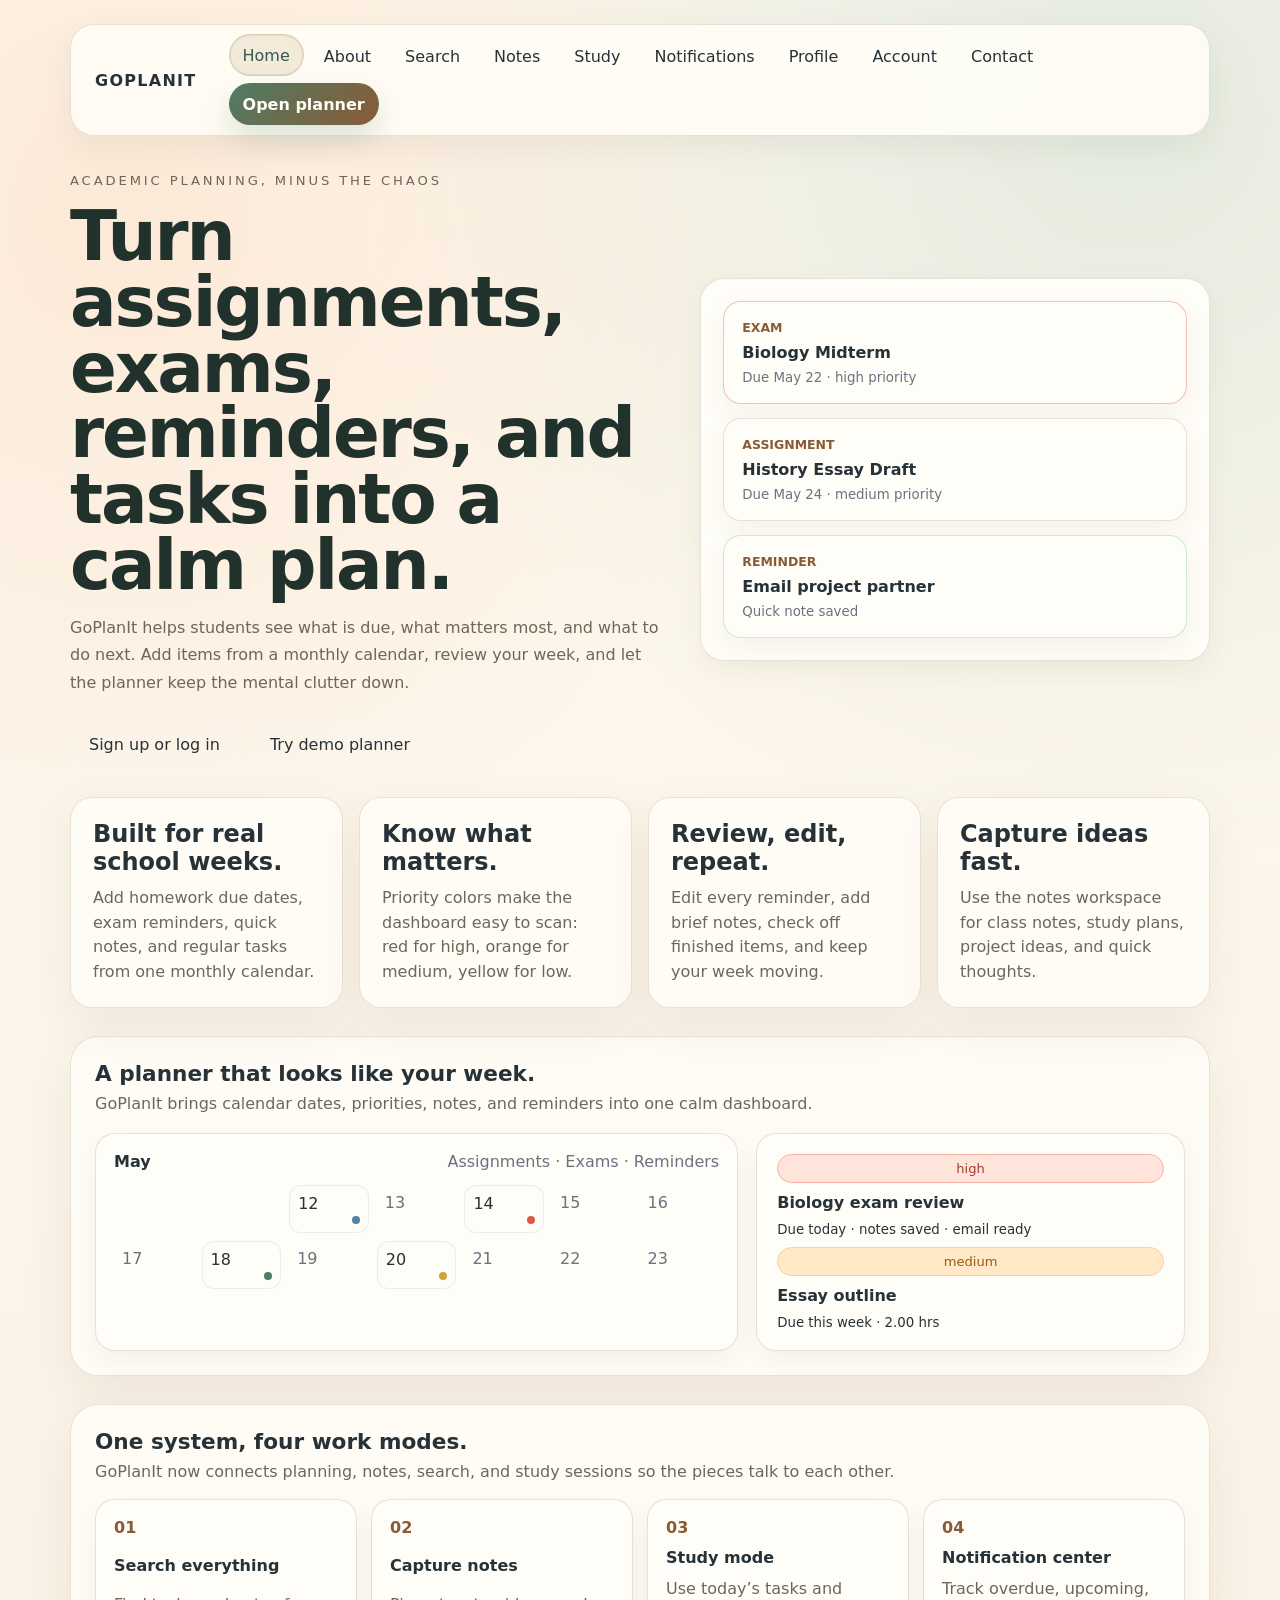
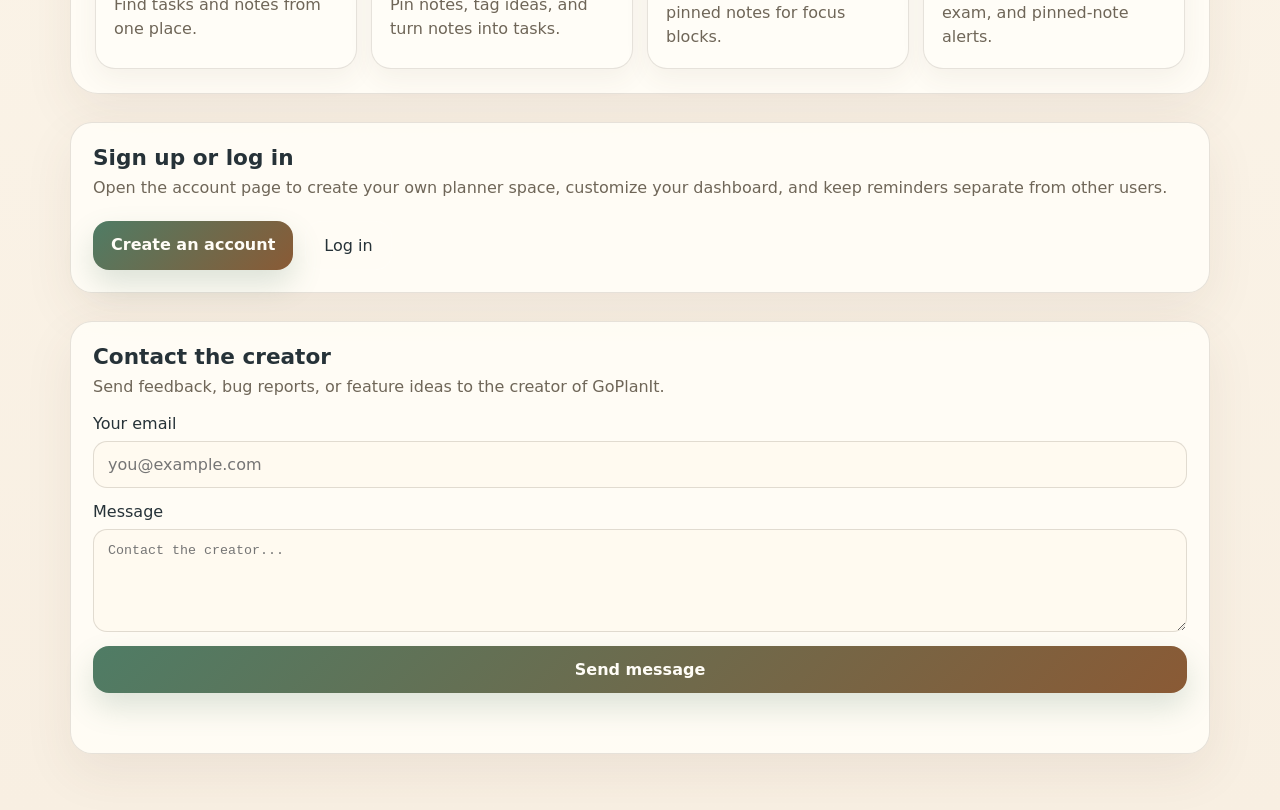
<file: index.html>
<!DOCTYPE html>
<html lang="en">
  <head>
    <meta charset="UTF-8" />
    <meta name="viewport" content="width=device-width, initial-scale=1.0" />
    <meta http-equiv="Content-Security-Policy" content="default-src 'self'; script-src 'self'; style-src 'self'; img-src 'self' data:; object-src 'none'; base-uri 'self'; form-action 'self'" />
    <meta name="referrer" content="no-referrer" />
    <title>GoPlanIt - Plan smarter</title>
    <link rel="icon" href="favicon.svg" type="image/svg+xml" />
    <link rel="stylesheet" href="styles.css" />
  </head>
  <body>
    <div class="home-shell">
      <nav class="home-nav">
        <a class="brand-mark" href="index.html">GoPlanIt</a>
        <div>
          <a class="active" href="index.html">Home</a>
          <a href="about.html">About</a>
          <a class="auth-only-search" href="search.html">Search</a>
          <a class="auth-only" href="notes.html">Notes</a>
          <a class="auth-only" href="study.html">Study</a>
          <a class="auth-only" href="notifications.html">Notifications</a>
          <a class="auth-only" href="profile.html">Profile</a>
          <a href="#account">Account</a>
          <a href="#contact">Contact</a>
          <a class="nav-cta auth-only" href="dashboard.html">Open planner</a>
        </div>
      </nav>

      <header class="home-hero">
        <div class="hero-copy">
          <p class="eyebrow">Academic planning, minus the chaos</p>
          <h1>Turn assignments, exams, reminders, and tasks into a calm plan.</h1>
          <p>
            GoPlanIt helps students see what is due, what matters most, and what to do next.
            Add items from a monthly calendar, review your week, and let the planner keep the mental clutter down.
          </p>
          <div class="hero-actions">
            <a class="btn btn-primary auth-only" href="calendar.html">Start planning</a>
            <a class="btn btn-secondary" href="portal.html">Sign up or log in</a>
            <button id="demoPlanner" class="btn btn-secondary" type="button">Try demo planner</button>
          </div>
        </div>
        <div class="hero-preview" aria-label="GoPlanIt preview">
          <div class="preview-card urgent">
            <span>Exam</span>
            <strong>Biology Midterm</strong>
            <small>Due May 22 · high priority</small>
          </div>
          <div class="preview-card">
            <span>Assignment</span>
            <strong>History Essay Draft</strong>
            <small>Due May 24 · medium priority</small>
          </div>
          <div class="preview-card soft">
            <span>Reminder</span>
            <strong>Email project partner</strong>
            <small>Quick note saved</small>
          </div>
        </div>
      </header>

      <main>
        <section class="feature-band">
          <div>
            <h2>Built for real school weeks.</h2>
            <p>Add homework due dates, exam reminders, quick notes, and regular tasks from one monthly calendar.</p>
          </div>
          <div>
            <h2>Know what matters.</h2>
            <p>Priority colors make the dashboard easy to scan: red for high, orange for medium, yellow for low.</p>
          </div>
          <div>
            <h2>Review, edit, repeat.</h2>
            <p>Edit every reminder, add brief notes, check off finished items, and keep your week moving.</p>
          </div>
          <div>
            <h2>Capture ideas fast.</h2>
            <p>Use the notes workspace for class notes, study plans, project ideas, and quick thoughts.</p>
          </div>
        </section>

        <section class="product-showcase">
          <div class="panel-header">
            <h2>A planner that looks like your week.</h2>
            <p>GoPlanIt brings calendar dates, priorities, notes, and reminders into one calm dashboard.</p>
          </div>
          <div class="product-mockup">
            <div class="mock-calendar">
              <div class="mock-month-header">
                <strong>May</strong>
                <span>Assignments · Exams · Reminders</span>
              </div>
              <div class="mock-days">
                <span></span><span></span><span class="has-assignment">12</span><span>13</span><span class="has-exam">14</span><span>15</span><span>16</span>
                <span>17</span><span class="has-reminder">18</span><span>19</span><span class="has-task">20</span><span>21</span><span>22</span><span>23</span>
              </div>
            </div>
            <div class="mock-dashboard">
              <span class="priority-chip priority-high">high</span>
              <strong>Biology exam review</strong>
              <small>Due today · notes saved · email ready</small>
              <span class="priority-chip priority-medium">medium</span>
              <strong>Essay outline</strong>
              <small>Due this week · 2.00 hrs</small>
            </div>
          </div>
        </section>

        <section class="workflow-section">
          <div class="panel-header">
            <h2>One system, four work modes.</h2>
            <p>GoPlanIt now connects planning, notes, search, and study sessions so the pieces talk to each other.</p>
          </div>
          <div class="workflow-grid">
            <a class="auth-only-search" href="search.html">
              <span>01</span>
              <strong>Search everything</strong>
              <p>Find tasks and notes from one place.</p>
            </a>
            <a class="auth-only" href="notes.html">
              <span>02</span>
              <strong>Capture notes</strong>
              <p>Pin notes, tag ideas, and turn notes into tasks.</p>
            </a>
            <a class="auth-only" href="study.html">
              <span>03</span>
              <strong>Study mode</strong>
              <p>Use today’s tasks and pinned notes for focus blocks.</p>
            </a>
            <a class="auth-only" href="notifications.html">
              <span>04</span>
              <strong>Notification center</strong>
              <p>Track overdue, upcoming, exam, and pinned-note alerts.</p>
            </a>
          </div>
        </section>

        <section id="account" class="contact-panel account-cta-panel">
          <div class="panel-header">
            <h2>Sign up or log in</h2>
            <p>Open the account page to create your own planner space, customize your dashboard, and keep reminders separate from other users.</p>
          </div>
          <div class="hero-actions">
            <a class="btn btn-primary" href="portal.html">Create an account</a>
            <a class="btn btn-secondary" href="portal.html">Log in</a>
          </div>
        </section>

        <section id="contact" class="contact-panel">
          <div class="panel-header">
            <h2>Contact the creator</h2>
            <p>Send feedback, bug reports, or feature ideas to the creator of GoPlanIt.</p>
          </div>
          <form id="contactForm" class="home-form">
            <label>
              Your email
              <input id="contactEmail" type="email" placeholder="you@example.com" required />
            </label>
            <label>
              Message
              <textarea id="contactMessage" rows="5" placeholder="Contact the creator..." required></textarea>
            </label>
            <button class="btn btn-primary" type="submit">Send message</button>
          </form>
          <div id="contactStatus" class="form-message" role="status"></div>
        </section>
      </main>
    </div>

    <script src="nav-auth.js"></script>
    <script src="database.js"></script>
    <script src="home.js"></script>
  </body>
</html>
</file>
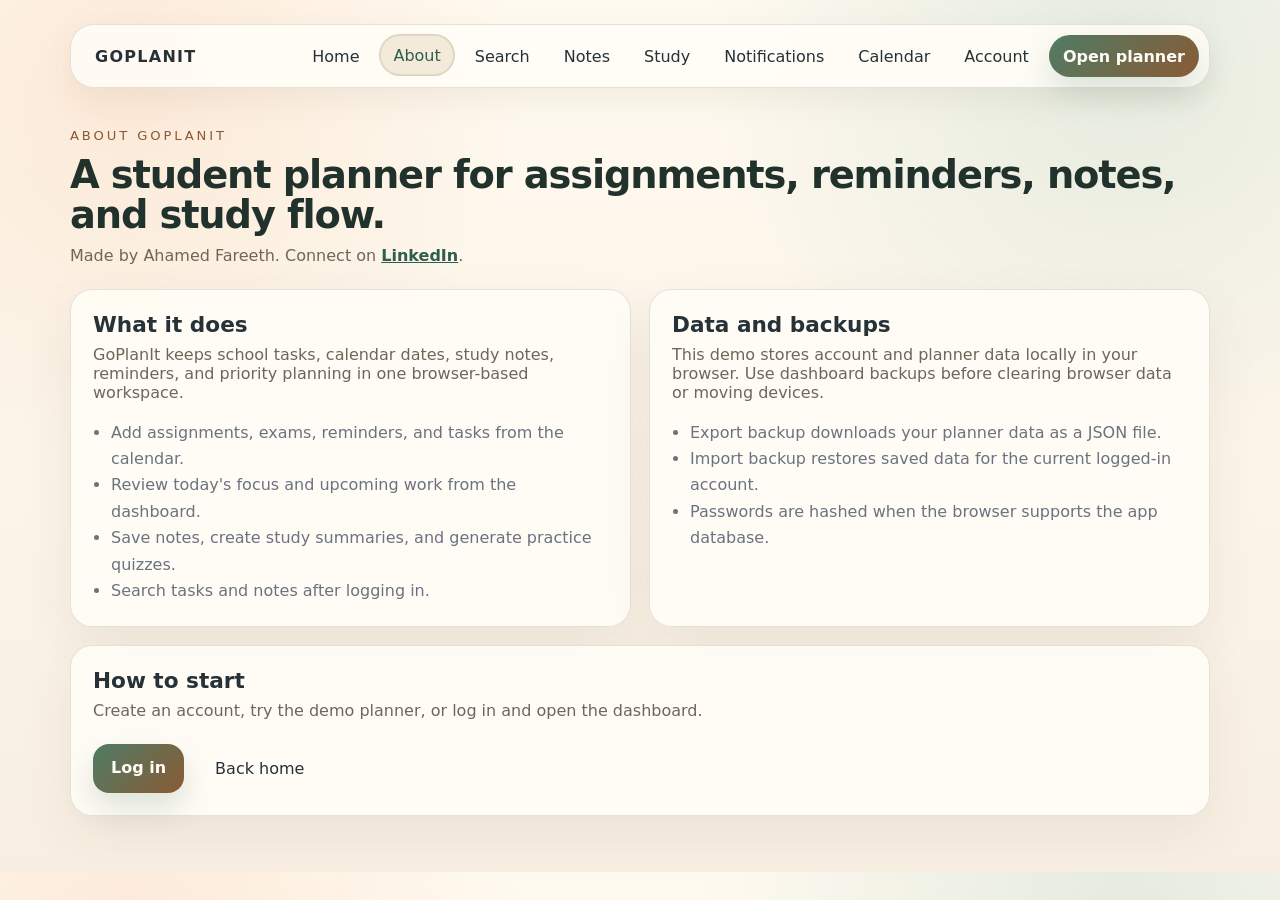
<file: about.html>
<!DOCTYPE html>
<html lang="en">
  <head>
    <meta charset="UTF-8" />
    <meta name="viewport" content="width=device-width, initial-scale=1.0" />
    <meta http-equiv="Content-Security-Policy" content="default-src 'self'; script-src 'self'; style-src 'self'; img-src 'self' data:; object-src 'none'; base-uri 'self'; form-action 'self'" />
    <meta name="referrer" content="no-referrer" />
    <title>GoPlanIt - About</title>
    <link rel="icon" href="favicon.svg" type="image/svg+xml" />
    <link rel="stylesheet" href="styles.css" />
  </head>
  <body>
    <div class="home-shell">
      <nav class="home-nav">
        <a class="brand-mark" href="index.html">GoPlanIt</a>
        <div>
          <a href="index.html">Home</a>
          <a class="active" href="about.html">About</a>
          <a class="auth-only-search" href="search.html">Search</a>
          <a class="auth-only" href="notes.html">Notes</a>
          <a class="auth-only" href="study.html">Study</a>
          <a class="auth-only" href="notifications.html">Notifications</a>
          <a class="auth-only" href="calendar.html">Calendar</a>
          <a href="portal.html">Account</a>
          <a class="nav-cta auth-only" href="dashboard.html">Open planner</a>
        </div>
      </nav>

      <header class="portal-header about-header">
        <p class="eyebrow">About GoPlanIt</p>
        <h1>A student planner for assignments, reminders, notes, and study flow.</h1>
        <p class="subtext">Made by Ahamed Fareeth. Connect on <a href="https://www.linkedin.com/in/ahamed-fareeth-ba6659257/" rel="noreferrer">LinkedIn</a>.</p>
      </header>

      <main class="about-grid">
        <section class="auth-panel">
          <div class="panel-header">
            <h2>What it does</h2>
            <p>GoPlanIt keeps school tasks, calendar dates, study notes, reminders, and priority planning in one browser-based workspace.</p>
          </div>
          <ul class="about-list">
            <li>Add assignments, exams, reminders, and tasks from the calendar.</li>
            <li>Review today's focus and upcoming work from the dashboard.</li>
            <li>Save notes, create study summaries, and generate practice quizzes.</li>
            <li>Search tasks and notes after logging in.</li>
          </ul>
        </section>

        <section class="auth-panel">
          <div class="panel-header">
            <h2>Data and backups</h2>
            <p>This demo stores account and planner data locally in your browser. Use dashboard backups before clearing browser data or moving devices.</p>
          </div>
          <ul class="about-list">
            <li>Export backup downloads your planner data as a JSON file.</li>
            <li>Import backup restores saved data for the current logged-in account.</li>
            <li>Passwords are hashed when the browser supports the app database.</li>
          </ul>
        </section>

        <section class="auth-panel">
          <div class="panel-header">
            <h2>How to start</h2>
            <p>Create an account, try the demo planner, or log in and open the dashboard.</p>
          </div>
          <div class="hero-actions">
            <a class="btn btn-primary" href="portal.html">Log in</a>
            <a class="btn btn-secondary" href="index.html">Back home</a>
          </div>
        </section>
      </main>
    </div>

    <script src="nav-auth.js"></script>
  </body>
</html>
</file>
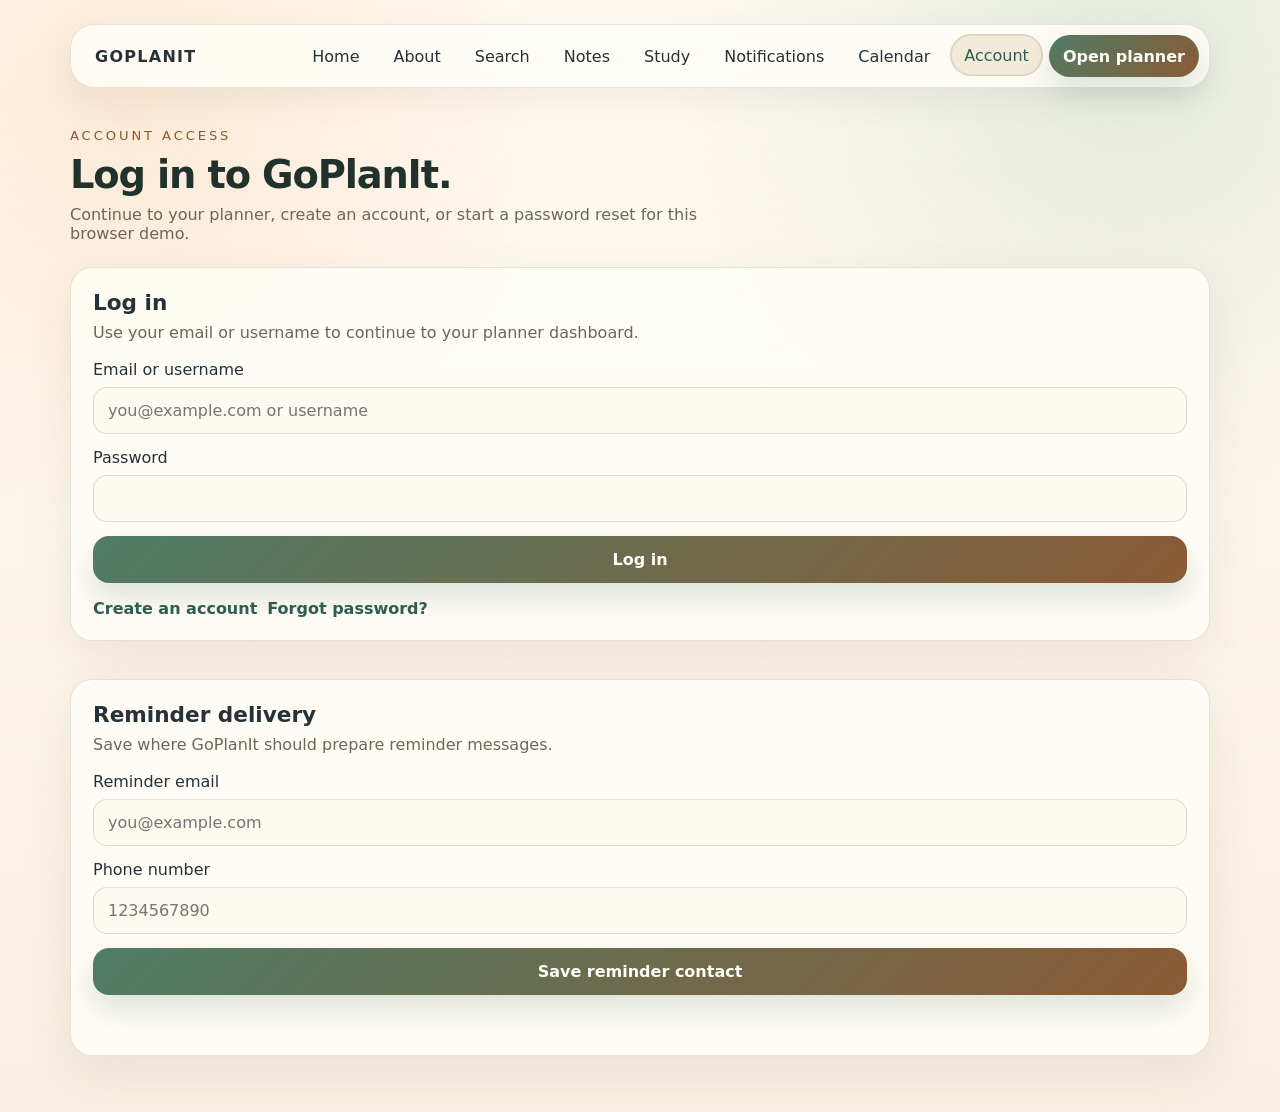
<file: calendar.html>
<!DOCTYPE html>
<html lang="en">
  <head>
    <meta charset="UTF-8" />
    <meta name="viewport" content="width=device-width, initial-scale=1.0" />
    <meta http-equiv="Content-Security-Policy" content="default-src 'self'; script-src 'self'; style-src 'self'; img-src 'self' data:; object-src 'none'; base-uri 'self'; form-action 'self'" />
    <meta name="referrer" content="no-referrer" />
    <title>GoPlanIt Calendar</title>
    <link rel="icon" href="favicon.svg" type="image/svg+xml" />
    <link rel="stylesheet" href="styles.css" />
  </head>
  <body>
    <div class="app-shell">
      <header class="app-header">
        <div>
          <p class="eyebrow">GoPlanIt Calendar</p>
          <h1>Monthly task calendar</h1>
          <p class="subtext">Add, edit, and review your reminders from one monthly calendar.</p>
        </div>
        <div class="status-card">
          <strong>Calendar</strong>
          <span>Tasks load automatically from your planner.</span>
        </div>
      </header>

      <nav class="page-actions" aria-label="Planner navigation">
        <a class="link-button" href="index.html">Home</a>
        <a class="link-button auth-only-search" href="search.html">Search</a>
        <a class="link-button" href="notes.html">Notes</a>
        <a class="link-button" href="study.html">Study</a>
        <a class="link-button" href="notifications.html">Notifications</a>
        <a class="link-button" href="profile.html">Profile</a>
        <a class="link-button" href="dashboard.html">Dashboard</a>
        <a class="link-button active" href="calendar.html">Calendar</a>
      </nav>

      <main class="calendar-grid-layout">
        <aside class="calendar-sidebar">
          <div class="panel-header">
            <h2>Monthly calendar</h2>
            <p>Add tasks here and review them by month.</p>
          </div>
          <div class="option-block">
            <label>
              Month
              <select id="calendarMonth">
                <option value="0">January</option>
                <option value="1">February</option>
                <option value="2">March</option>
                <option value="3">April</option>
                <option value="4">May</option>
                <option value="5">June</option>
                <option value="6">July</option>
                <option value="7">August</option>
                <option value="8">September</option>
                <option value="9">October</option>
                <option value="10">November</option>
                <option value="11">December</option>
              </select>
            </label>
          </div>
          <div class="option-block">
            <label>
              Year
              <input id="calendarYear" type="number" min="1970" max="2100" />
            </label>
          </div>
          <div class="option-block">
            <label>
              Selected day
              <select id="calendarDay">
                <option value="Mon">Mon</option>
                <option value="Tue">Tue</option>
                <option value="Wed">Wed</option>
                <option value="Thu">Thu</option>
                <option value="Fri">Fri</option>
                <option value="Sat">Sat</option>
                <option value="Sun">Sun</option>
              </select>
            </label>
          </div>
          <div class="option-block">
            <label>
              Schedule start
              <input id="calendarStart" type="time" value="08:00" />
            </label>
          </div>
          <div class="option-block">
            <label>
              Schedule end
              <input id="calendarEnd" type="time" value="18:00" />
            </label>
          </div>
          <div class="option-block">
            <button id="reloadCalendar" class="btn btn-primary">Refresh calendar</button>
          </div>
          <div class="option-block">
            <button id="clearTimeline" class="btn btn-secondary">Clear timeline</button>
          </div>
          <div class="info-card">
            <h3>How it works</h3>
            <ul>
              <li>Your planner tasks are read from saved data.</li>
              <li>Month mode follows the real calendar from January through December.</li>
              <li>Click a date to add assignments, exams, reminders, and tasks.</li>
              <li>Edit selected-date tasks below the month.</li>
              <li>Clearing the timeline removes saved planner tasks.</li>
            </ul>
          </div>
        </aside>

        <section class="calendar-panel">
          <div id="calendarSummary" class="timeline-summary"></div>
          <div id="calendarView" class="calendar-view"></div>
        </section>
      </main>
    </div>

    <div id="dayTasksModal" class="modal-backdrop" hidden>
      <section class="task-modal day-tasks-modal" role="dialog" aria-modal="true" aria-labelledby="dayTasksTitle">
        <div class="modal-header">
          <div>
            <p class="eyebrow">Selected day</p>
            <h2 id="dayTasksTitle">Tasks for this day</h2>
          </div>
          <button id="closeDayTasksModal" class="action-btn" type="button" aria-label="Close day tasks">x</button>
        </div>
        <div id="dayTasksList" class="day-tasks-list"></div>
        <div class="modal-actions">
          <button id="addTaskFromDayModal" class="btn btn-primary" type="button">Add task</button>
          <button id="doneDayTasksModal" class="btn btn-secondary" type="button">Done</button>
        </div>
      </section>
    </div>

    <div id="taskModal" class="modal-backdrop" hidden>
      <section class="task-modal" role="dialog" aria-modal="true" aria-labelledby="taskModalTitle">
        <div class="modal-header">
          <div>
            <p class="eyebrow">New calendar item</p>
            <h2 id="taskModalTitle">Add task</h2>
          </div>
          <button id="closeTaskModal" class="action-btn" type="button" aria-label="Close modal">×</button>
        </div>
        <div class="wizard-progress">
          <span id="wizardProgressText">Step 1</span>
          <div><span id="wizardProgressBar"></span></div>
        </div>
        <form id="calendarTaskForm" class="calendar-task-form wizard-form">
          <label class="wizard-step" data-step="category">
            What are you adding?
            <select id="calendarTaskCategory">
              <option value="assignment">Homework / assignment</option>
              <option value="exam">Exam reminder</option>
              <option value="reminder" selected>Basic reminder</option>
              <option value="task">Task</option>
            </select>
          </label>
          <label class="wizard-step" data-step="text" hidden>
            Task
            <input id="calendarTaskText" type="text" placeholder="What needs to get done?" required />
          </label>
          <label class="wizard-step" data-step="notes" hidden>
            Brief notes
            <textarea id="calendarTaskNotes" rows="4" placeholder="Write a quick reminder note."></textarea>
          </label>
          <label class="wizard-step" data-step="type" hidden>
            Type
            <select id="calendarTaskType">
              <option value="daily">Daily</option>
              <option value="weekly">Weekly</option>
            </select>
          </label>
          <div class="wizard-step wizard-note" data-step="due-confirm" hidden>
            <strong>Due date</strong>
            <span id="assignmentDueDateText">This homework will use the date you clicked.</span>
          </div>
          <input id="calendarTaskDueDate" type="hidden" />
          <input id="calendarTaskDay" type="hidden" />
          <label class="wizard-step" data-step="priority" hidden>
            Priority
            <select id="calendarTaskPriority">
              <option value="high">High</option>
              <option value="medium" selected>Medium</option>
              <option value="low">Low</option>
            </select>
          </label>
          <label class="wizard-step" data-step="time" hidden>
            Start time
            <input id="calendarTaskTime" type="time" value="08:00" />
          </label>
          <label class="wizard-step" data-step="hours" hidden>
            Estimated hours
            <input id="calendarTaskHours" type="number" min="0.25" step="0.25" value="1" />
          </label>
          <div class="modal-actions">
            <button id="cancelTaskModal" class="btn btn-secondary" type="button">Cancel</button>
            <button id="wizardBack" class="btn btn-secondary" type="button">Back</button>
            <button id="wizardNext" class="btn btn-primary" type="button">Next</button>
            <button id="wizardSubmit" class="btn btn-primary" type="submit" hidden>Add to calendar</button>
          </div>
        </form>
      </section>
    </div>

    <script src="nav-auth.js"></script>
    <script src="calendar.js"></script>
  </body>
</html>
</file>
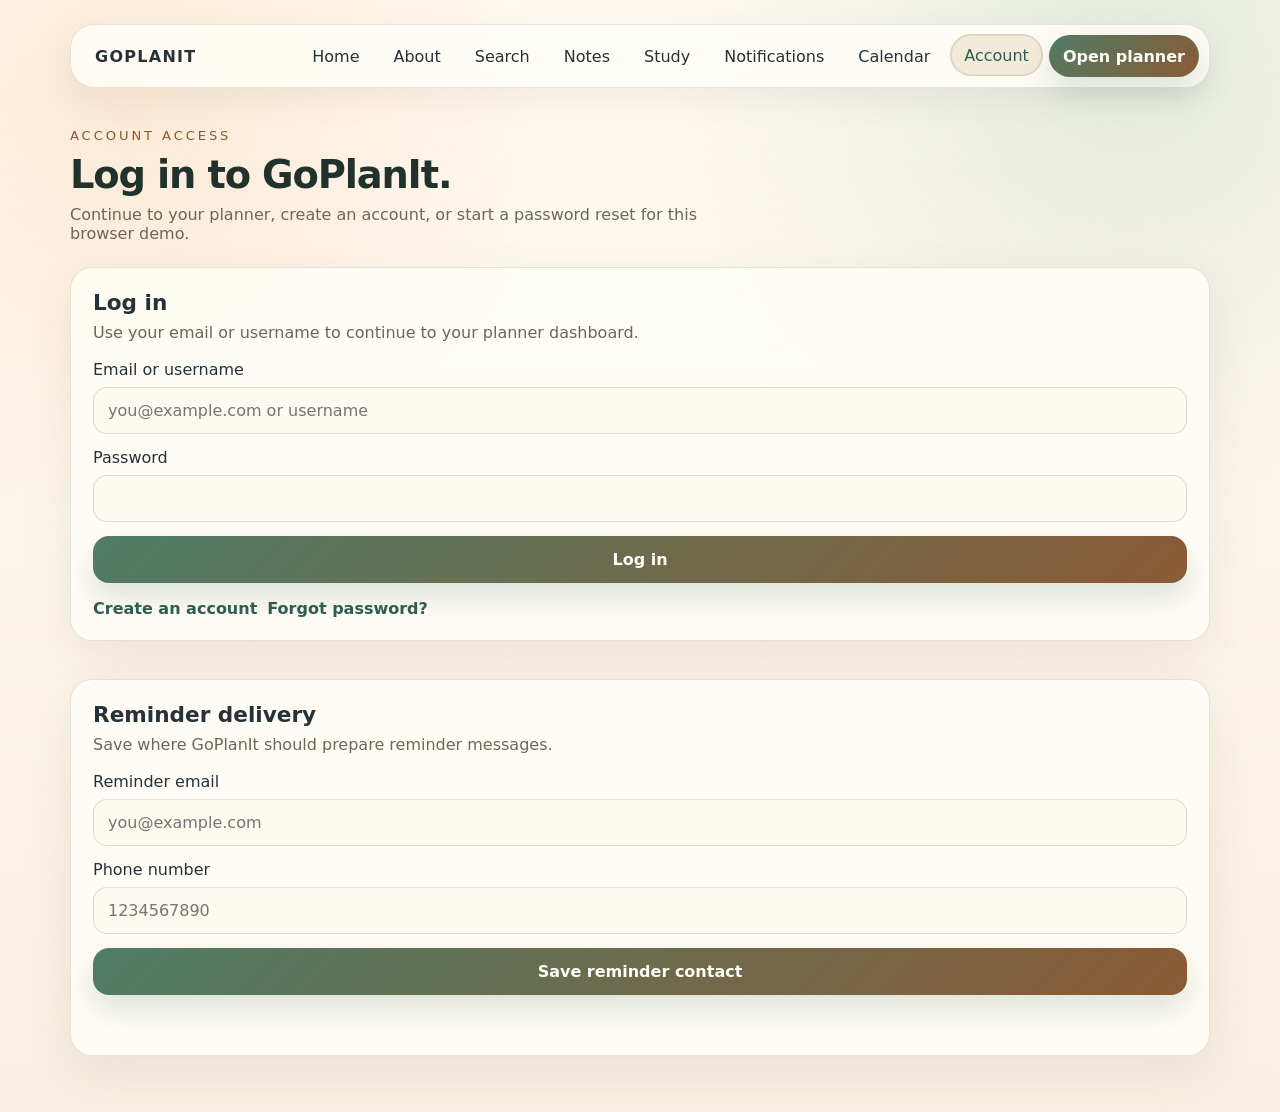
<file: dashboard.html>
<!DOCTYPE html>
<html lang="en">
  <head>
    <meta charset="UTF-8" />
    <meta name="viewport" content="width=device-width, initial-scale=1.0" />
    <meta http-equiv="Content-Security-Policy" content="default-src 'self'; script-src 'self'; style-src 'self'; img-src 'self' data:; object-src 'none'; base-uri 'self'; form-action 'self'" />
    <meta name="referrer" content="no-referrer" />
    <title>GoPlanIt - Reminders</title>
    <link rel="icon" href="favicon.svg" type="image/svg+xml" />
    <link rel="stylesheet" href="styles.css" />
  </head>
  <body>
    <div class="app-shell">
      <header class="app-header">
        <div>
          <p class="eyebrow">GoPlanIt</p>
          <h1 id="dashboardGreeting">Your day and week at a glance.</h1>
          <p class="subtext">Tasks are added from the calendar. This page keeps your reminders easy to scan.</p>
        </div>
        <div class="status-card">
          <strong>Motivation:</strong>
          <span id="motivationText">Start strong, finish stronger.</span>
        </div>
      </header>

      <nav class="page-actions" aria-label="Planner navigation">
        <a class="link-button" href="index.html">Home</a>
        <a class="link-button auth-only-search" href="search.html">Search</a>
        <a class="link-button" href="notes.html">Notes</a>
        <a class="link-button" href="study.html">Study</a>
        <a class="link-button" href="notifications.html">Notifications</a>
        <a class="link-button" href="profile.html">Profile</a>
        <a class="link-button" href="portal.html">Account</a>
        <a class="link-button" href="calendar.html">Calendar</a>
        <a class="link-button active" href="dashboard.html">Dashboard</a>
      </nav>

      <main class="main-grid">
        <section class="planner-panel">
          <div class="panel-header">
            <h2>Today's reminders</h2>
            <p id="todayLabel">Here is what needs your attention today.</p>
          </div>
          <div id="todayReminderList" class="planner-list"></div>

          <section class="timeline-panel">
            <div class="panel-header">
              <h2>Command center</h2>
              <p>Quick signals from your planner, notes, and due dates.</p>
            </div>
            <div id="dashboardWidgets" class="dashboard-widgets"></div>
          </section>

          <section class="timeline-panel">
            <div class="panel-header">
              <h2>This week</h2>
              <p>Open tasks arranged by weekday.</p>
            </div>
            <div id="weekSummary" class="timeline-summary"></div>
            <div id="weekReminderList" class="timeline-view"></div>
          </section>

        </section>

        <aside class="settings-panel">
          <div class="panel-header">
            <h2>Reminder options</h2>
            <p>Choose what this dashboard shows.</p>
          </div>

          <div class="option-block">
            <label>
              Focus day
              <select id="plannerDay">
                <option value="Mon">Mon</option>
                <option value="Tue">Tue</option>
                <option value="Wed">Wed</option>
                <option value="Thu">Thu</option>
                <option value="Fri">Fri</option>
                <option value="Sat">Sat</option>
                <option value="Sun">Sun</option>
              </select>
            </label>
          </div>

          <div class="option-block">
            <label>
              Weekly hour goal
              <input id="weeklyHourGoal" type="number" min="1" max="70" step="0.5" value="20" />
            </label>
          </div>

          <div class="option-block">
            <label class="checkbox-label">
              <input type="checkbox" id="showCompleted" />
              Show completed tasks
            </label>
          </div>

          <div class="option-block">
            <button id="clearCompleted" class="btn btn-secondary">Clear completed</button>
          </div>

          <section class="focus-card">
            <div class="panel-header">
              <h2>Today's focus</h2>
              <p>Your highest-impact next step.</p>
            </div>
            <div id="todayFocusCard" class="today-focus-card"></div>
          </section>

          <section class="backup-card">
            <div class="panel-header">
              <h2>Backup</h2>
              <p>Export or restore this account's planner data.</p>
            </div>
            <div class="backup-actions">
              <button id="exportPlannerData" class="btn btn-secondary" type="button">Export backup</button>
              <button id="importPlannerData" class="btn btn-secondary" type="button">Import backup</button>
              <input id="importPlannerFile" type="file" accept=".json,application/json" hidden />
            </div>
          </section>

          <section class="ai-card">
            <div class="panel-header">
              <h2>Smart daily plan</h2>
              <p>GoPlanIt automatically turns today's reminders into a suggested order.</p>
            </div>
            <div class="ai-actions">
              <button id="aiSuggestWeek" class="btn btn-secondary" type="button">Auto-arrange week</button>
            </div>
            <div id="aiResponse" class="ai-response">
              Add tasks from the calendar and your daily plan will appear here.
            </div>
          </section>

          <div class="info-card">
            <h3>How to use</h3>
            <ul>
              <li>Add and edit tasks from the calendar page.</li>
              <li>Use this page to review reminders for the day and week.</li>
              <li>Check off finished tasks when you are sure they are complete.</li>
            </ul>
          </div>
        </aside>
      </main>
    </div>

    <div id="dashboardReminderModal" class="modal-backdrop" hidden>
      <section class="task-modal dashboard-reminder-modal" role="dialog" aria-modal="true" aria-labelledby="dashboardReminderTitle">
        <div class="modal-header">
          <div>
            <p class="eyebrow">Edit reminder</p>
            <h2 id="dashboardReminderTitle">Reminder details</h2>
          </div>
          <button id="closeDashboardReminderModal" class="action-btn" type="button" aria-label="Close reminder editor">x</button>
        </div>
        <div id="dashboardReminderEditor"></div>
        <div class="modal-actions">
          <button id="doneDashboardReminderModal" class="btn btn-primary" type="button">Save changes</button>
        </div>
      </section>
    </div>

    <div id="onboardingModal" class="modal-backdrop" hidden>
      <section class="task-modal onboarding-modal" role="dialog" aria-modal="true" aria-labelledby="onboardingTitle">
        <div class="modal-header">
          <div>
            <p class="eyebrow">Quick setup</p>
            <h2 id="onboardingTitle">Make GoPlanIt yours.</h2>
          </div>
          <button id="skipOnboarding" class="action-btn" type="button" aria-label="Skip setup">x</button>
        </div>
        <form id="onboardingForm" class="dashboard-reminder-form">
          <label>
            School goal
            <input id="onboardingGoal" type="text" placeholder="Finish assignments before 8 PM" />
          </label>
          <label>
            Preferred study time
            <input id="onboardingStudyTime" type="time" value="16:00" />
          </label>
          <label>
            Weekly hour goal
            <input id="onboardingWeeklyGoal" type="number" min="1" max="70" step="0.5" value="20" />
          </label>
          <label>
            Reminder email
            <input id="onboardingEmail" type="email" placeholder="you@example.com" />
          </label>
          <label>
            Phone number
            <input id="onboardingPhone" type="tel" placeholder="1234567890" />
          </label>
          <div class="modal-actions onboarding-actions">
            <button class="btn btn-primary" type="submit">Save setup</button>
          </div>
        </form>
      </section>
    </div>

    <script src="nav-auth.js"></script>
    <script src="script.js"></script>
  </body>
</html>
</file>
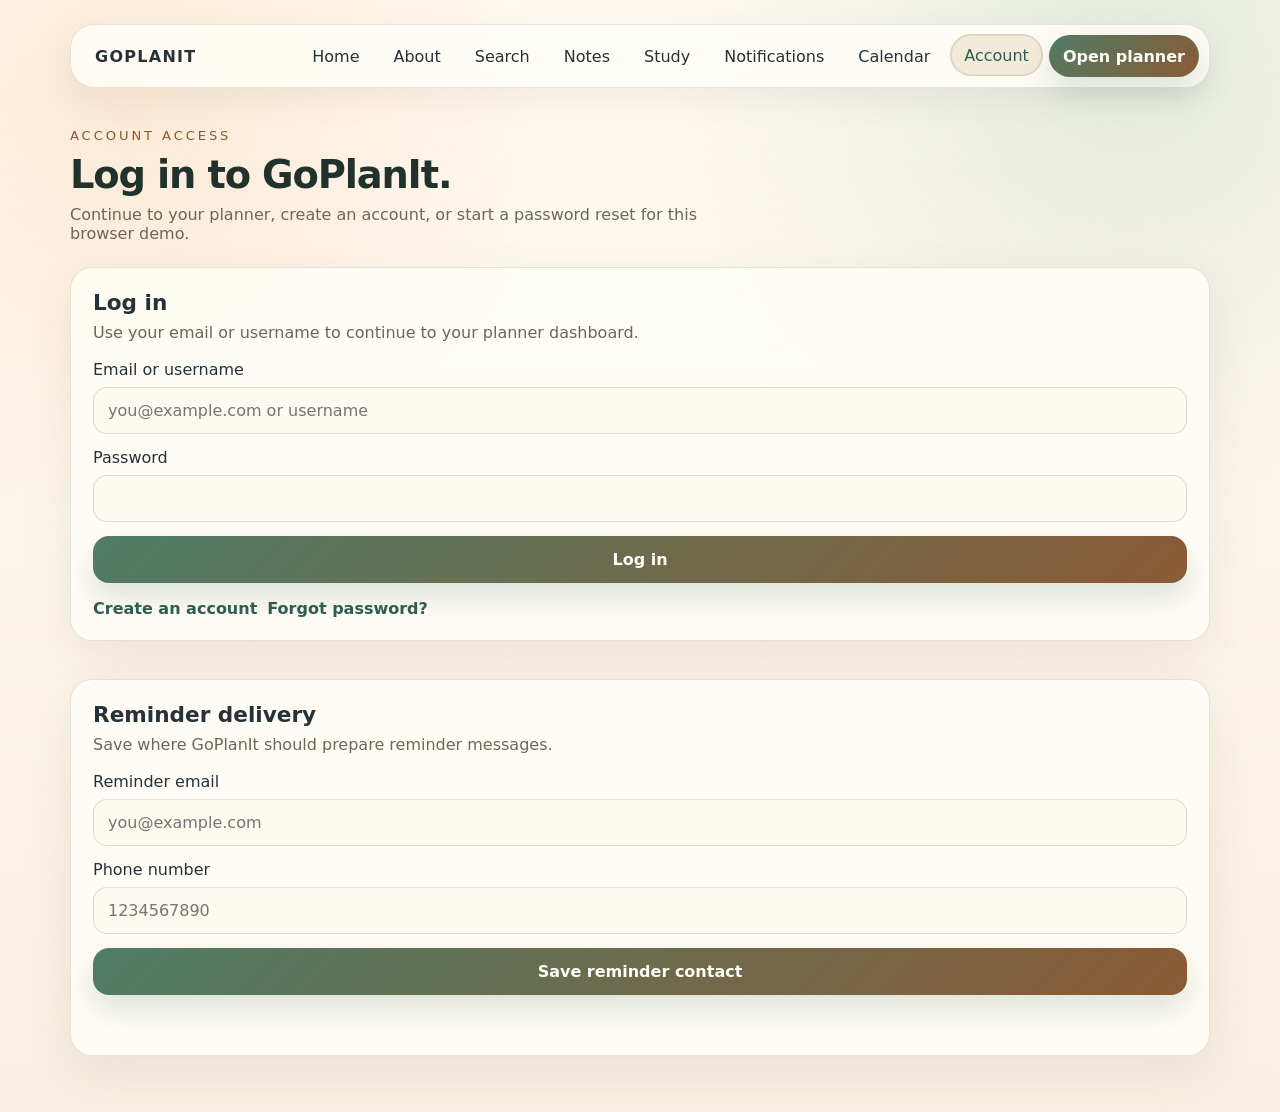
<file: notes.html>
<!DOCTYPE html>
<html lang="en">
  <head>
    <meta charset="UTF-8" />
    <meta name="viewport" content="width=device-width, initial-scale=1.0" />
    <meta http-equiv="Content-Security-Policy" content="default-src 'self'; script-src 'self'; style-src 'self'; img-src 'self' data:; object-src 'none'; base-uri 'self'; form-action 'self'" />
    <meta name="referrer" content="no-referrer" />
    <title>GoPlanIt - Notes</title>
    <link rel="icon" href="favicon.svg" type="image/svg+xml" />
    <link rel="stylesheet" href="styles.css" />
  </head>
  <body>
    <div class="app-shell">
      <header class="app-header">
        <div>
          <p class="eyebrow">GoPlanIt Notes</p>
          <h1>Write, organize, and turn thoughts into study fuel.</h1>
          <p class="subtext">Capture class notes, project ideas, review lists, and reminders in a focused notes workspace.</p>
        </div>
        <div class="status-card">
          <strong id="notesCount">0 notes</strong>
          <span id="notesStatus">Saved locally for this account.</span>
        </div>
      </header>

      <nav class="page-actions" aria-label="Planner navigation">
        <a class="link-button" href="index.html">Home</a>
        <a class="link-button auth-only-search" href="search.html">Search</a>
        <a class="link-button active" href="notes.html">Notes</a>
        <a class="link-button" href="study.html">Study</a>
        <a class="link-button" href="notifications.html">Notifications</a>
        <a class="link-button" href="profile.html">Profile</a>
        <a class="link-button" href="dashboard.html">Dashboard</a>
        <a class="link-button" href="calendar.html">Calendar</a>
      </nav>

      <main class="notes-workspace">
        <aside class="notes-sidebar">
          <button id="newNoteButton" class="btn btn-primary" type="button">New note</button>
          <label class="notes-search">
            Search notes
            <input id="notesSearch" type="search" placeholder="Search title, text, tag..." />
          </label>

          <div class="notes-filter-group" role="group" aria-label="Note filters">
            <button class="note-filter active" type="button" data-filter="all">All</button>
            <button class="note-filter" type="button" data-filter="pinned">Pinned</button>
            <button class="note-filter" type="button" data-filter="study">Study</button>
            <button class="note-filter" type="button" data-filter="projects">Projects</button>
            <button class="note-filter" type="button" data-filter="ideas">Ideas</button>
            <button class="note-filter" type="button" data-filter="archive">Archive</button>
          </div>

          <div class="notes-insight-card">
            <span>Writing rhythm</span>
            <strong id="notesWordCount">0 words</strong>
            <p>Longer notes are easier to review when you split them with headings and action items.</p>
          </div>
        </aside>

        <section class="notes-list-panel">
          <div class="panel-header">
            <h2>Your notes</h2>
            <p>Pin important notes and use categories to keep school work tidy.</p>
          </div>
          <div id="notesList" class="notes-list"></div>
        </section>

        <section class="notes-editor-panel">
          <div class="panel-header">
            <h2>Editor</h2>
            <p id="noteEditedLabel">Choose a note or create a new one.</p>
          </div>
          <div class="notes-editor">
            <input id="noteTitle" class="note-title-input" type="text" placeholder="Note title" />
            <div class="note-meta-grid">
              <label>
                Category
                <select id="noteCategory">
                  <option value="study">Study</option>
                  <option value="projects">Projects</option>
                  <option value="ideas">Ideas</option>
                  <option value="personal">Personal</option>
                </select>
              </label>
              <label>
                Color
                <select id="noteColor">
                  <option value="green">Green</option>
                  <option value="blue">Blue</option>
                  <option value="yellow">Yellow</option>
                  <option value="pink">Pink</option>
                </select>
              </label>
              <label>
                Tags
                <input id="noteTags" type="text" placeholder="exam, chapter 4, essay" />
              </label>
            </div>
            <textarea id="noteBody" rows="16" placeholder="Start writing your note..."></textarea>
            <div class="note-editor-actions">
              <button id="saveNoteButton" class="btn btn-primary" type="button">Save note</button>
              <button id="makeTaskButton" class="btn btn-secondary" type="button">Turn into task</button>
              <button id="pinNoteButton" class="btn btn-secondary" type="button">Pin</button>
              <button id="archiveNoteButton" class="btn btn-secondary" type="button">Archive</button>
              <button id="deleteNoteButton" class="btn btn-secondary danger" type="button">Delete</button>
            </div>
          </div>
        </section>
      </main>
    </div>

    <script src="nav-auth.js"></script>
    <script src="notes.js"></script>
  </body>
</html>
</file>
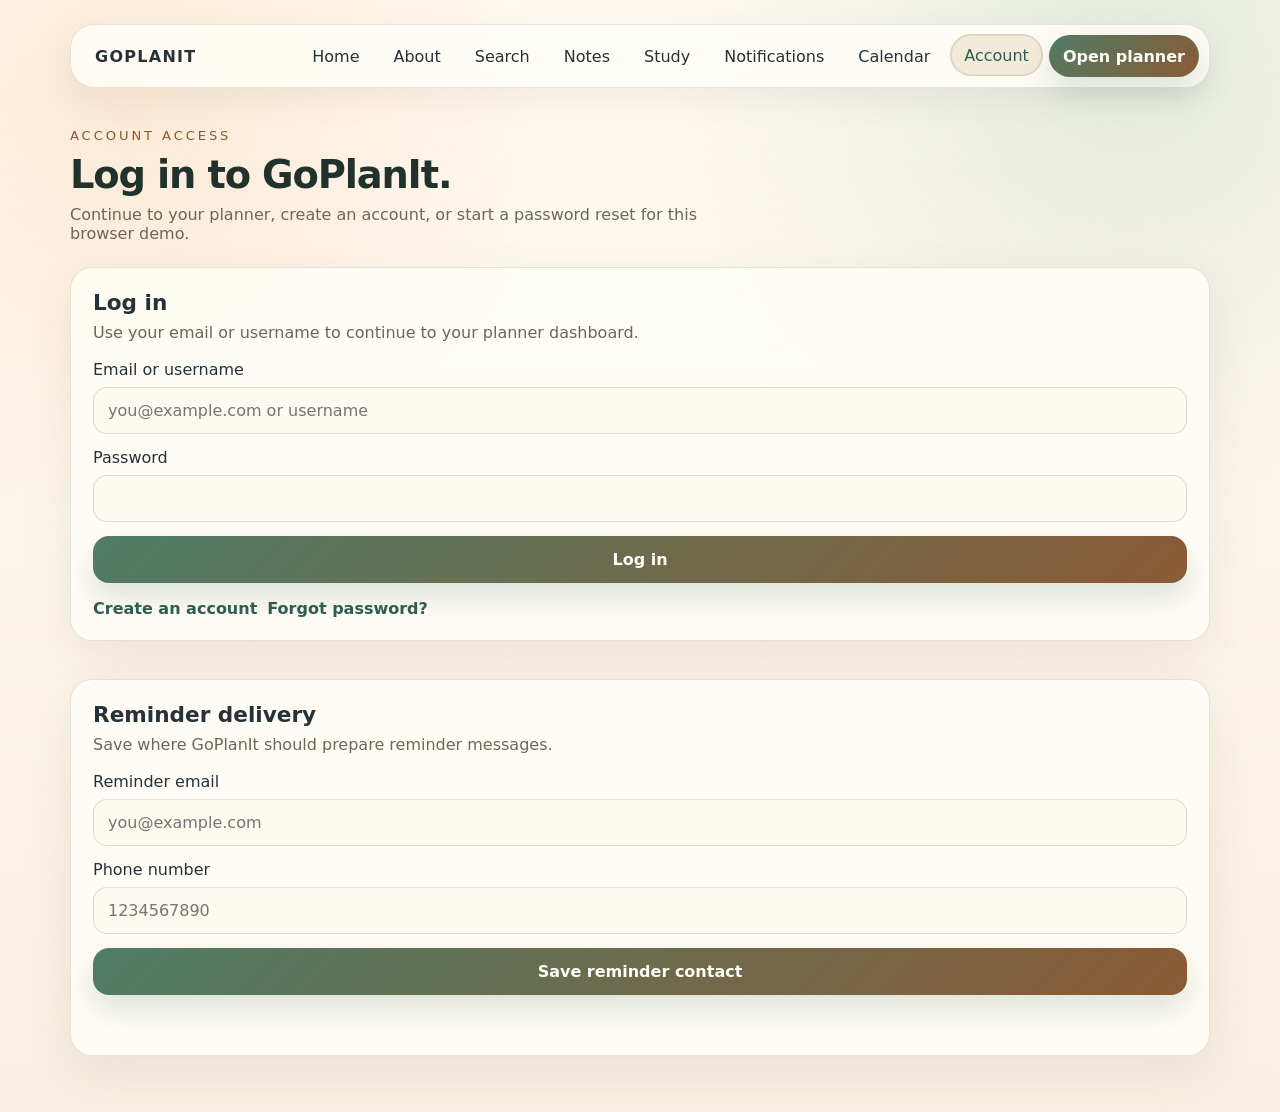
<file: notifications.html>
<!DOCTYPE html>
<html lang="en">
  <head>
    <meta charset="UTF-8" />
    <meta name="viewport" content="width=device-width, initial-scale=1.0" />
    <meta http-equiv="Content-Security-Policy" content="default-src 'self'; script-src 'self'; style-src 'self'; img-src 'self' data:; object-src 'none'; base-uri 'self'; form-action 'self'" />
    <meta name="referrer" content="no-referrer" />
    <title>GoPlanIt - Notifications</title>
    <link rel="icon" href="favicon.svg" type="image/svg+xml" />
    <link rel="stylesheet" href="styles.css" />
  </head>
  <body>
    <div class="app-shell">
      <header class="app-header">
        <div>
          <p class="eyebrow">Notification center</p>
          <h1>See what needs attention.</h1>
          <p class="subtext">Upcoming due dates, overdue work, exams, and pinned notes appear here automatically.</p>
        </div>
        <div class="status-card">
          <strong id="notificationCount">0 alerts</strong>
          <span>Generated from saved planner data.</span>
        </div>
      </header>

      <nav class="page-actions" aria-label="Planner navigation">
        <a class="link-button" href="index.html">Home</a>
        <a class="link-button auth-only-search" href="search.html">Search</a>
        <a class="link-button" href="notes.html">Notes</a>
        <a class="link-button" href="study.html">Study</a>
        <a class="link-button active" href="notifications.html">Notifications</a>
        <a class="link-button" href="profile.html">Profile</a>
        <a class="link-button" href="dashboard.html">Dashboard</a>
      </nav>

      <main class="notification-center">
        <section id="notificationList" class="notification-list"></section>
      </main>
    </div>

    <script src="nav-auth.js"></script>
    <script src="notifications.js"></script>
  </body>
</html>
</file>
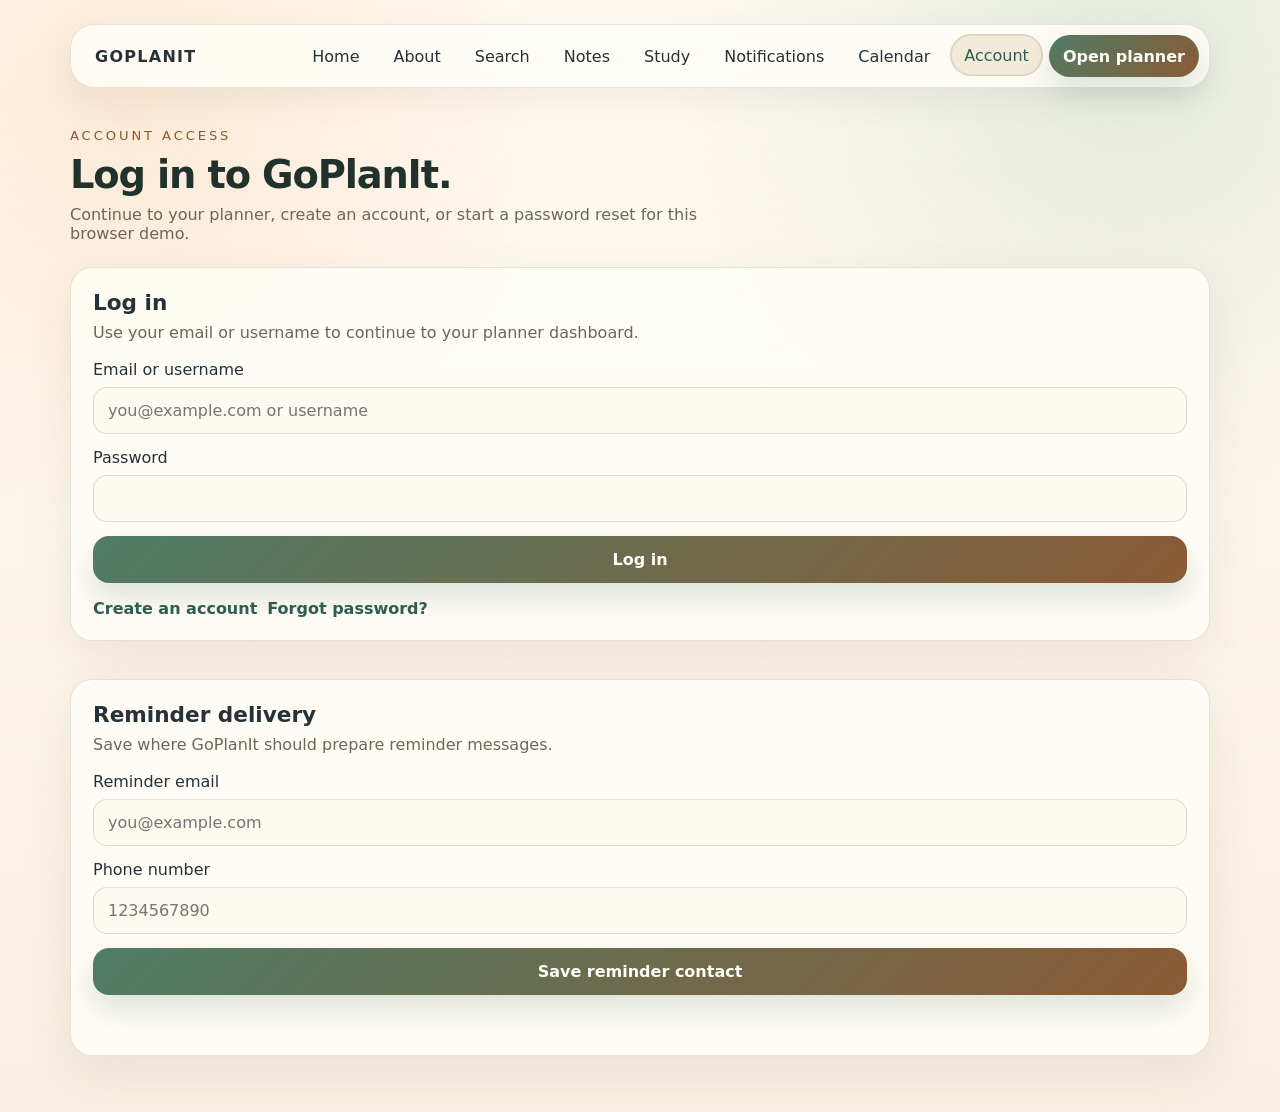
<file: portal.html>
<!DOCTYPE html>
<html lang="en">
  <head>
    <meta charset="UTF-8" />
    <meta name="viewport" content="width=device-width, initial-scale=1.0" />
    <meta http-equiv="Content-Security-Policy" content="default-src 'self'; script-src 'self'; style-src 'self'; img-src 'self' data:; object-src 'none'; base-uri 'self'; form-action 'self'" />
    <meta name="referrer" content="no-referrer" />
    <title>GoPlanIt - Sign up or log in</title>
    <link rel="icon" href="favicon.svg" type="image/svg+xml" />
    <link rel="stylesheet" href="styles.css" />
  </head>
  <body>
    <div class="home-shell">
      <nav class="home-nav">
        <a class="brand-mark" href="index.html">GoPlanIt</a>
        <div>
          <a href="index.html">Home</a>
          <a href="about.html">About</a>
          <a class="auth-only-search" href="search.html">Search</a>
          <a class="auth-only" href="notes.html">Notes</a>
          <a class="auth-only" href="study.html">Study</a>
          <a class="auth-only" href="notifications.html">Notifications</a>
          <a class="auth-only" href="calendar.html">Calendar</a>
          <a class="active" href="portal.html">Account</a>
          <a class="nav-cta auth-only" href="dashboard.html">Open planner</a>
        </div>
      </nav>

      <header class="portal-header">
        <p class="eyebrow">Account access</p>
        <h1>Log in to GoPlanIt.</h1>
        <p class="subtext">Continue to your planner, create an account, or start a password reset for this browser demo.</p>
      </header>

      <main class="portal-grid focused">
        <div id="loginPanel" class="auth-panel auth-view active">
          <div class="panel-header">
            <h2>Log in</h2>
            <p>Use your email or username to continue to your planner dashboard.</p>
          </div>
          <form id="loginForm" class="home-form">
            <label>
              Email or username
              <input id="loginIdentifier" type="text" placeholder="you@example.com or username" required />
            </label>
            <label>
              Password
              <input id="loginPassword" type="password" required />
            </label>
            <button class="btn btn-primary" type="submit">Log in</button>
          </form>
          <div class="auth-switch-row">
            <button class="text-button" type="button" data-auth-view="signupPanel">Create an account</button>
            <button class="text-button" type="button" data-auth-view="forgotPanel">Forgot password?</button>
          </div>
        </div>

        <div id="signupPanel" class="auth-panel auth-view" hidden>
          <div class="panel-header">
            <h2>Create an account</h2>
            <p>Accounts are saved in the browser database with a password hash for this demo.</p>
          </div>
          <form id="signupForm" class="home-form">
            <label>
              Name
              <input id="signupName" type="text" placeholder="Your name" required />
            </label>
            <label>
              Username
              <input id="signupUsername" type="text" minlength="3" placeholder="ahamed_plans" required />
            </label>
            <label>
              Email
              <input id="signupEmail" type="email" placeholder="you@example.com" required />
            </label>
            <label>
              Password
              <input id="signupPassword" type="password" minlength="10" placeholder="10+ chars, uppercase, number, symbol" required />
            </label>
            <p class="security-hint">Use at least 10 characters with uppercase, lowercase, a number, and a symbol.</p>
            <button class="btn btn-primary" type="submit">Sign up</button>
          </form>
          <div class="auth-switch-row">
            <button class="text-button" type="button" data-auth-view="loginPanel">Back to login</button>
          </div>
        </div>

        <div id="forgotPanel" class="auth-panel auth-view" hidden>
          <div class="panel-header">
            <h2>Forgot password</h2>
            <p>Reset the password for an account saved in this browser demo.</p>
          </div>
          <form id="forgotPasswordForm" class="home-form">
            <label>
              Email or username
              <input id="resetIdentifier" type="text" placeholder="you@example.com or username" required />
            </label>
            <label>
              New password
              <input id="resetPassword" type="password" minlength="10" placeholder="10+ chars, uppercase, number, symbol" required />
            </label>
            <button class="btn btn-primary" type="submit">Reset password</button>
          </form>
          <div class="auth-switch-row">
            <button class="text-button" type="button" data-auth-view="loginPanel">Back to login</button>
          </div>
        </div>

        <div id="accountMessage" class="form-message account-message" role="status"></div>

        <div class="auth-panel account-helper-panel">
          <div class="panel-header">
            <h2>Reminder delivery</h2>
            <p>Save where GoPlanIt should prepare reminder messages.</p>
          </div>
          <form id="reminderContactForm" class="home-form">
            <label>
              Reminder email
              <input id="reminderEmail" type="email" placeholder="you@example.com" />
            </label>
            <label>
              Phone number
              <input id="reminderPhone" type="tel" placeholder="1234567890" />
            </label>
            <button class="btn btn-primary" type="submit">Save reminder contact</button>
          </form>
          <div id="reminderContactStatus" class="form-message" role="status"></div>
        </div>
      </main>
    </div>

    <script src="nav-auth.js"></script>
    <script src="database.js"></script>
    <script src="home.js"></script>
  </body>
</html>
</file>
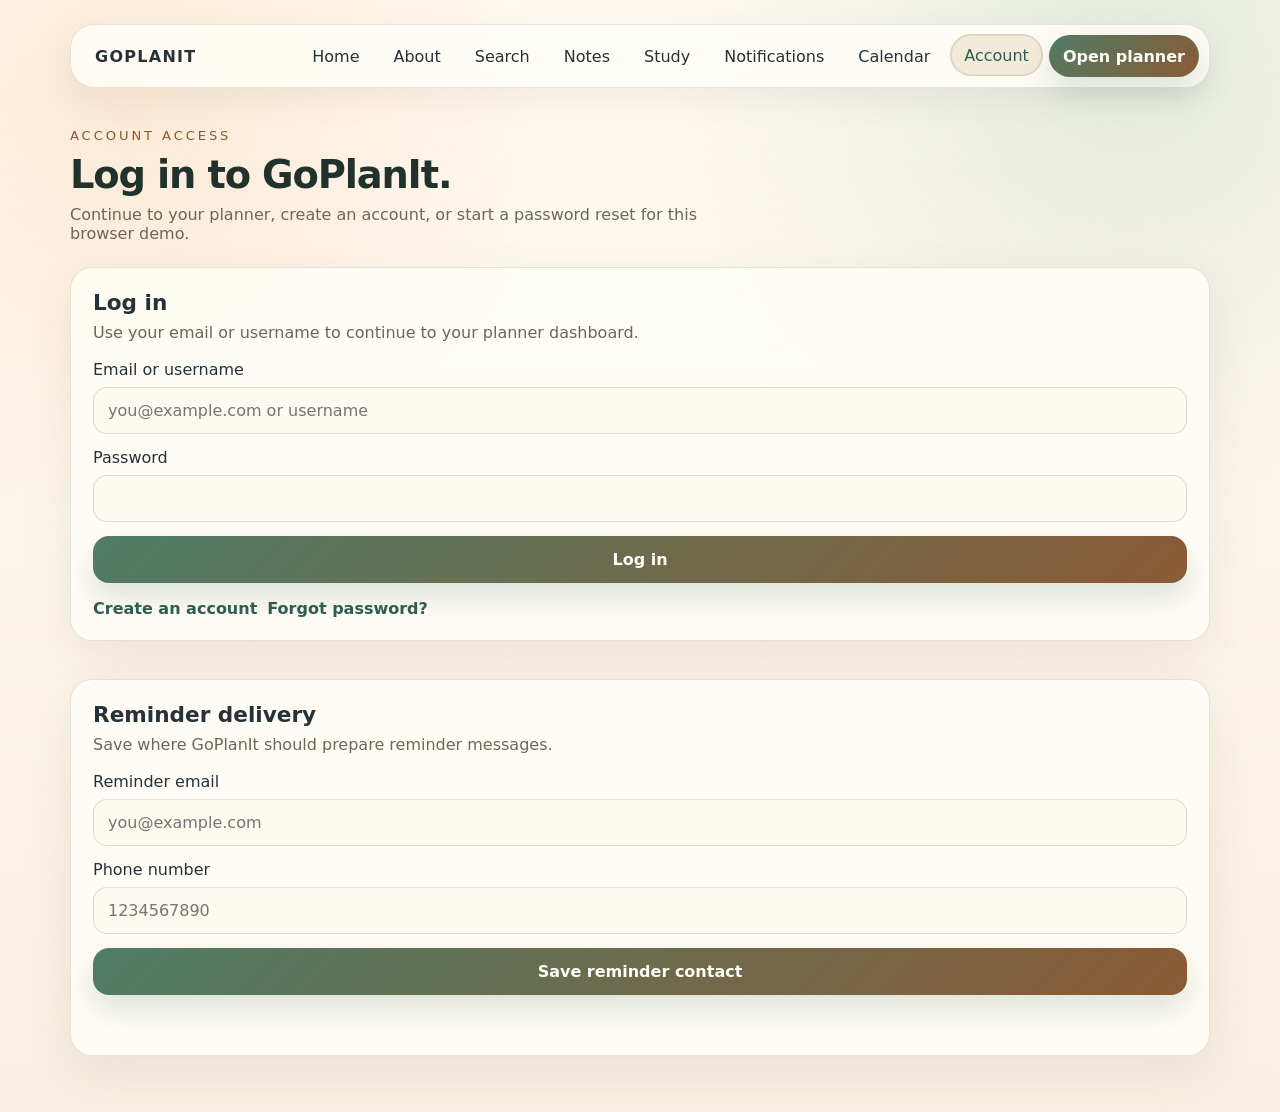
<file: profile.html>
<!DOCTYPE html>
<html lang="en">
  <head>
    <meta charset="UTF-8" />
    <meta name="viewport" content="width=device-width, initial-scale=1.0" />
    <meta http-equiv="Content-Security-Policy" content="default-src 'self'; script-src 'self'; style-src 'self'; img-src 'self' data:; object-src 'none'; base-uri 'self'; form-action 'self'" />
    <meta name="referrer" content="no-referrer" />
    <title>GoPlanIt - Profile</title>
    <link rel="icon" href="favicon.svg" type="image/svg+xml" />
    <link rel="stylesheet" href="styles.css" />
  </head>
  <body>
    <div class="app-shell">
      <header class="app-header profile-header">
        <div>
          <p class="eyebrow">GoPlanIt Profile</p>
          <h1 id="profileGreeting">Make the planner feel like yours.</h1>
          <p class="subtext">Customize your account, dashboard banner, and planner colors in one place.</p>
        </div>
        <div class="status-card profile-mini-card">
          <div id="profileAvatar" class="profile-avatar large">GP</div>
          <strong id="profileAccountText">Guest planner</strong>
          <span>Your settings save to this browser account.</span>
        </div>
      </header>

      <nav class="page-actions" aria-label="Planner navigation">
        <a class="link-button" href="index.html">Home</a>
        <a class="link-button auth-only-search" href="search.html">Search</a>
        <a class="link-button" href="notes.html">Notes</a>
        <a class="link-button" href="study.html">Study</a>
        <a class="link-button" href="notifications.html">Notifications</a>
        <a class="link-button active" href="profile.html">Profile</a>
        <a class="link-button" href="dashboard.html">Dashboard</a>
        <a class="link-button" href="calendar.html">Calendar</a>
      </nav>

      <main class="profile-page-grid">
        <section class="profile-card profile-settings-card">
          <div class="panel-header">
            <h2>Account</h2>
            <p>Update how GoPlanIt greets you.</p>
          </div>

          <div class="option-block">
            <label>
              Display name
              <input id="profileName" type="text" placeholder="Your name" />
            </label>
          </div>

          <div class="option-block">
            <span class="setting-label">Banner image</span>
            <div id="bannerSwatches" class="banner-swatches polished">
              <button class="banner-swatch aurora" type="button" data-banner="aurora">Aurora</button>
              <button class="banner-swatch sunrise" type="button" data-banner="sunrise">Sunrise</button>
              <button class="banner-swatch midnight" type="button" data-banner="midnight">Midnight</button>
              <button class="banner-swatch meadow" type="button" data-banner="meadow">Meadow</button>
            </div>
          </div>

          <div class="option-block visually-hidden">
            <label>
              Banner image
              <select id="profileBanner">
                <option value="aurora">Aurora</option>
                <option value="sunrise">Sunrise</option>
                <option value="midnight">Midnight</option>
                <option value="meadow">Meadow</option>
              </select>
            </label>
          </div>

          <div class="profile-color-grid">
            <label>
              Accent color
              <input id="profileAccent" type="color" value="#22c55e" />
            </label>
            <label>
              Planner background
              <input id="profileBackground" type="color" value="#09121d" />
            </label>
          </div>

          <div class="option-block">
            <label class="checkbox-label theme-toggle-row">
              <input id="profileDarkMode" type="checkbox" />
              Dark mode
            </label>
          </div>

          <div class="profile-actions">
            <button id="saveProfile" class="btn btn-primary" type="button">Save profile</button>
            <button id="logoutButton" class="btn btn-secondary" type="button">Log out</button>
          </div>
          <div id="profileStatus" class="form-message" role="status"></div>
        </section>

        <section class="profile-preview-card">
          <div class="panel-header">
            <h2>Live preview</h2>
            <p>This is how your dashboard personality will carry across GoPlanIt.</p>
          </div>
          <div class="profile-preview-banner">
            <p class="eyebrow">Dashboard</p>
            <h3 id="profilePreviewName">Welcome back, Planner.</h3>
            <p>Today's reminders, weekly plan, and calendar colors will use this theme.</p>
          </div>
          <div class="profile-stat-grid">
            <div>
              <span>Theme</span>
              <strong id="profileThemeName">Aurora</strong>
            </div>
            <div>
              <span>Accent</span>
              <strong id="profileAccentValue">#22c55e</strong>
            </div>
            <div>
              <span>Background</span>
              <strong id="profileBackgroundValue">#09121d</strong>
            </div>
            <div>
              <span>Mode</span>
              <strong id="profileModeValue">Light</strong>
            </div>
          </div>
        </section>
      </main>
    </div>

    <script src="database.js"></script>
    <script src="nav-auth.js"></script>
    <script src="profile.js"></script>
  </body>
</html>
</file>
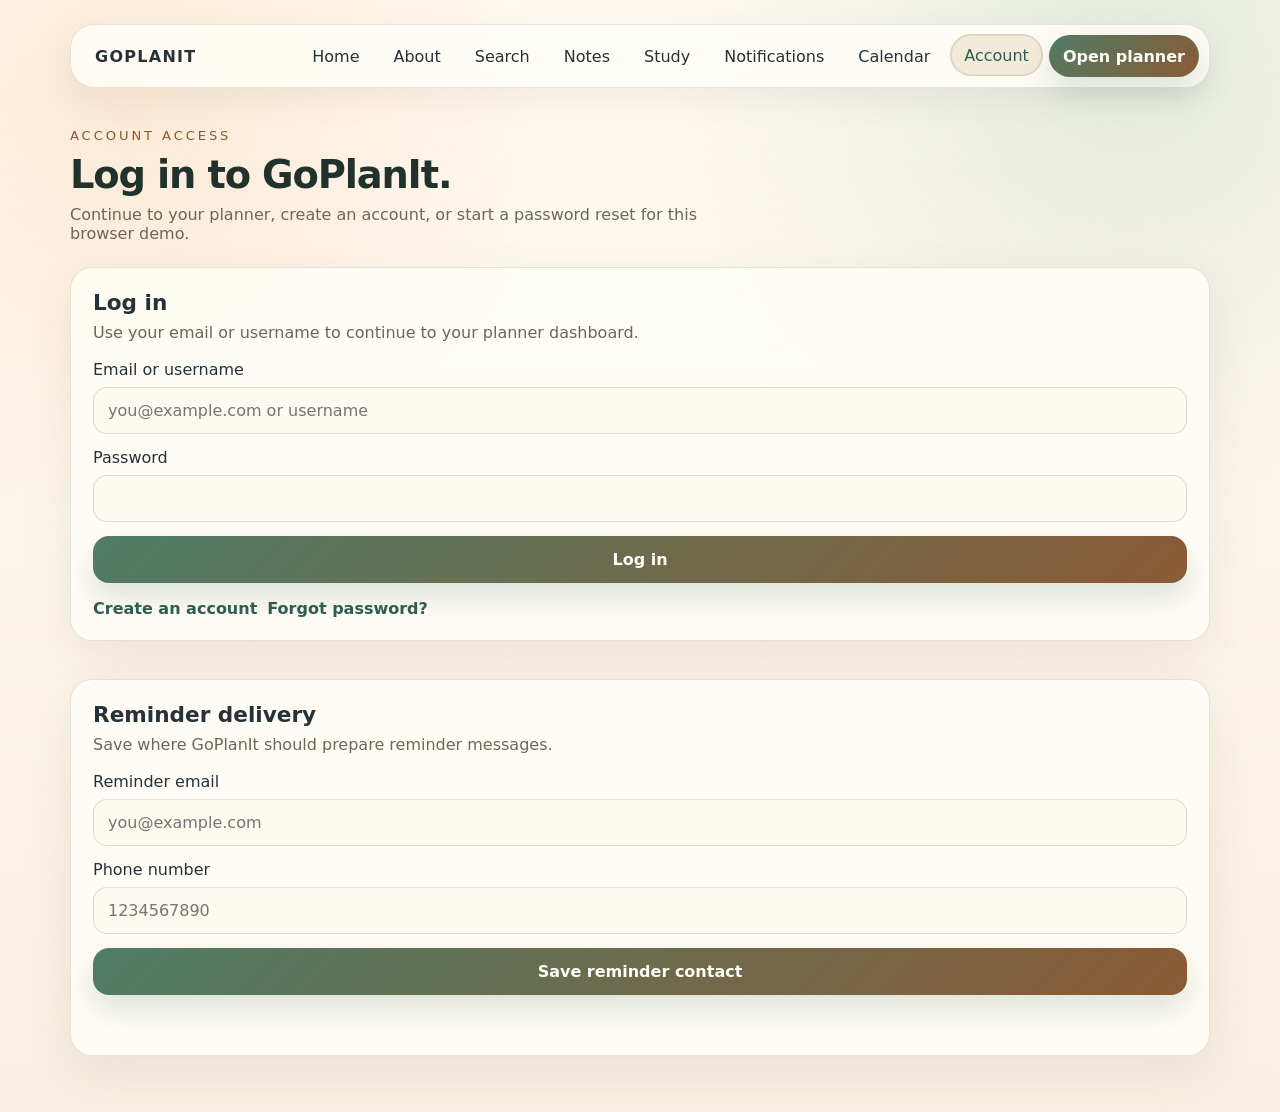
<file: search.html>
<!DOCTYPE html>
<html lang="en">
  <head>
    <meta charset="UTF-8" />
    <meta name="viewport" content="width=device-width, initial-scale=1.0" />
    <meta http-equiv="Content-Security-Policy" content="default-src 'self'; script-src 'self'; style-src 'self'; img-src 'self' data:; object-src 'none'; base-uri 'self'; form-action 'self'" />
    <meta name="referrer" content="no-referrer" />
    <title>GoPlanIt - Search</title>
    <link rel="icon" href="favicon.svg" type="image/svg+xml" />
    <link rel="stylesheet" href="styles.css" />
  </head>
  <body>
    <div class="app-shell">
      <header class="app-header">
        <div>
          <p class="eyebrow">Global search</p>
          <h1>Find anything in your planner.</h1>
          <p class="subtext">Search tasks, assignments, exams, reminders, and notes from one command center.</p>
        </div>
        <div class="status-card">
          <strong id="searchCount">0 results</strong>
          <span>Search stays local to this browser.</span>
        </div>
      </header>

      <nav class="page-actions" aria-label="Planner navigation">
        <a class="link-button" href="index.html">Home</a>
        <a class="link-button active auth-only-search" href="search.html">Search</a>
        <a class="link-button" href="notes.html">Notes</a>
        <a class="link-button" href="study.html">Study</a>
        <a class="link-button" href="notifications.html">Notifications</a>
        <a class="link-button" href="profile.html">Profile</a>
        <a class="link-button" href="dashboard.html">Dashboard</a>
        <a class="link-button" href="calendar.html">Calendar</a>
      </nav>

      <main class="search-shell">
        <label class="global-search-box">
          Search GoPlanIt
          <input id="globalSearchInput" type="search" placeholder="Try biology, essay, exam, project..." autofocus />
        </label>
        <div class="search-filter-row">
          <button class="note-filter active" type="button" data-kind="all">All</button>
          <button class="note-filter" type="button" data-kind="task">Tasks</button>
          <button class="note-filter" type="button" data-kind="note">Notes</button>
        </div>
        <section id="searchResults" class="search-results"></section>
      </main>
    </div>

    <script src="nav-auth.js"></script>
    <script src="search.js"></script>
  </body>
</html>
</file>
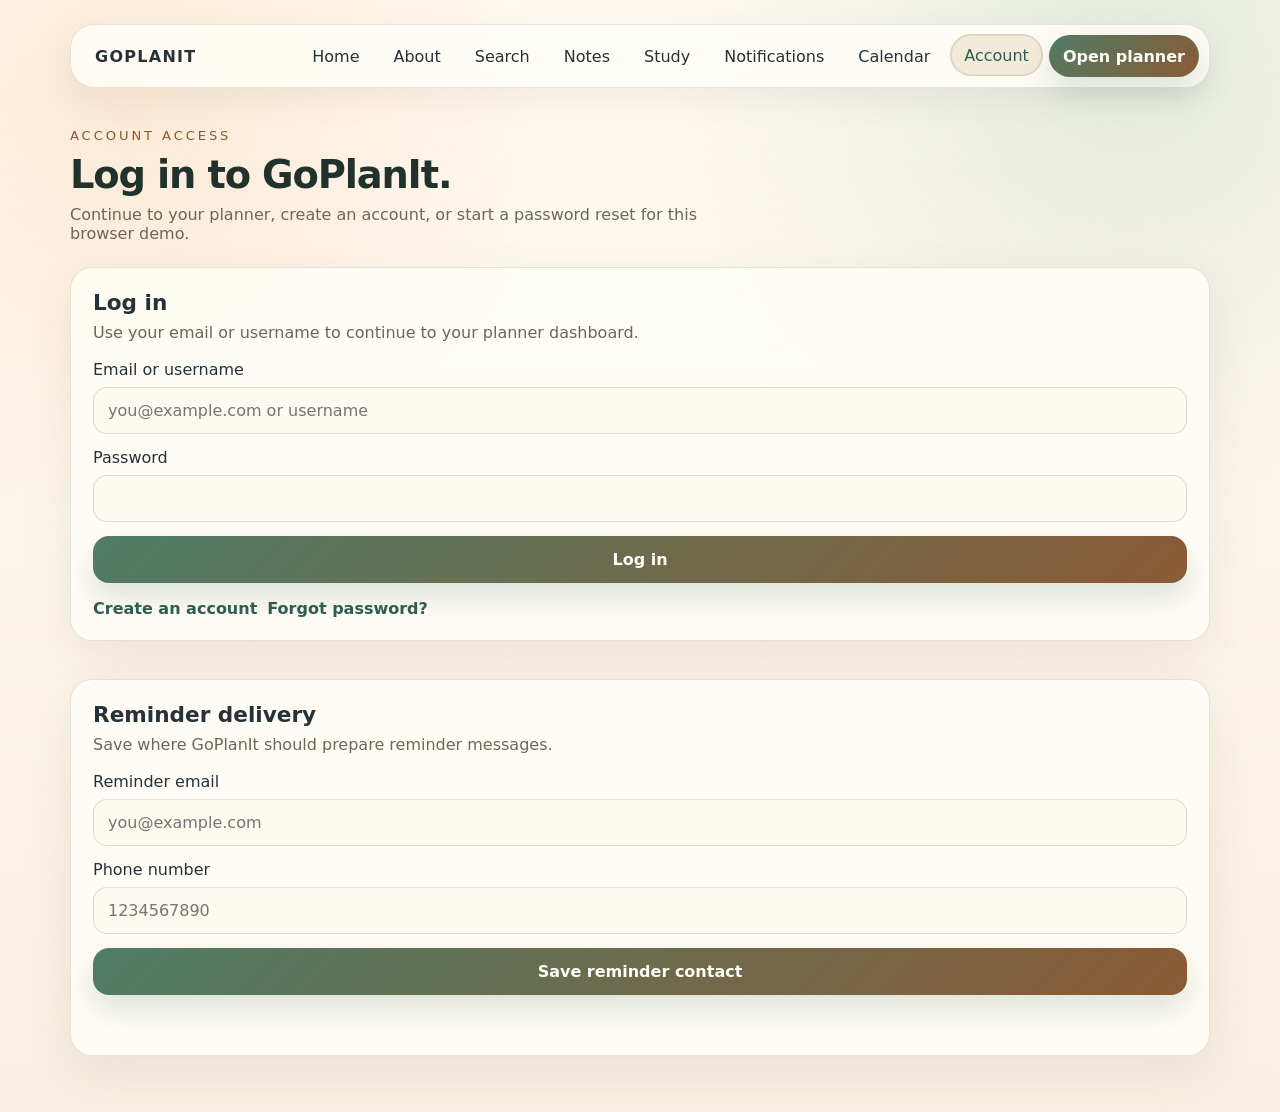
<file: study.html>
<!DOCTYPE html>
<html lang="en">
  <head>
    <meta charset="UTF-8" />
    <meta name="viewport" content="width=device-width, initial-scale=1.0" />
    <meta http-equiv="Content-Security-Policy" content="default-src 'self'; script-src 'self'; style-src 'self'; img-src 'self' data:; object-src 'none'; base-uri 'self'; form-action 'self'" />
    <meta name="referrer" content="no-referrer" />
    <title>GoPlanIt - Study Mode</title>
    <link rel="icon" href="favicon.svg" type="image/svg+xml" />
    <link rel="stylesheet" href="styles.css" />
  </head>
  <body>
    <div class="app-shell">
      <header class="app-header">
        <div>
          <p class="eyebrow">Study mode</p>
          <h1>Turn today into focused sessions.</h1>
          <p class="subtext">GoPlanIt pulls from today's tasks and pinned notes to create a study flow.</p>
        </div>
        <div class="status-card">
          <strong id="studyTimer">25:00</strong>
          <span id="studyTimerLabel">Focus session ready.</span>
        </div>
      </header>

      <nav class="page-actions" aria-label="Planner navigation">
        <a class="link-button" href="index.html">Home</a>
        <a class="link-button auth-only-search" href="search.html">Search</a>
        <a class="link-button" href="notes.html">Notes</a>
        <a class="link-button active" href="study.html">Study</a>
        <a class="link-button" href="notifications.html">Notifications</a>
        <a class="link-button" href="profile.html">Profile</a>
        <a class="link-button" href="dashboard.html">Dashboard</a>
      </nav>

      <main class="study-grid">
        <section class="study-focus-panel">
          <div class="panel-header">
            <h2>Focus timer</h2>
            <p>Use a simple focus block, then take a short break.</p>
          </div>
          <div class="study-timer-card">
            <strong id="studyTimerLarge">25:00</strong>
            <div class="study-settings">
              <label>
                Study minutes
                <input id="studyMinutes" type="number" min="1" max="180" step="1" value="25" />
              </label>
              <label>
                Alarm sound
                <select id="studySound">
                  <option value="digital">Digital alarm</option>
                  <option value="urgent">Urgent beeps</option>
                  <option value="siren">Rising siren</option>
                  <option value="school">School bell</option>
                </select>
              </label>
            </div>
            <p class="study-alarm-note">Alarm plays when the countdown reaches zero. Use Test alarm to preview it.</p>
            <div class="study-presets" aria-label="Study timer presets">
              <button type="button" data-minutes="15">15 min</button>
              <button type="button" data-minutes="25">25 min</button>
              <button type="button" data-minutes="45">45 min</button>
              <button type="button" data-minutes="60">60 min</button>
            </div>
            <div class="study-actions">
              <button id="startStudy" class="btn btn-primary" type="button">Start</button>
              <button id="pauseStudy" class="btn btn-secondary" type="button">Pause</button>
              <button id="resetStudy" class="btn btn-secondary" type="button">Reset</button>
              <button id="testSound" class="btn btn-secondary alarm" type="button">Test alarm</button>
            </div>
          </div>
        </section>
        <section class="study-focus-panel">
          <div class="panel-header">
            <h2>Today's study plan</h2>
            <p>Generated from your current reminders and pinned notes.</p>
          </div>
          <div id="studyPlanList" class="study-plan-list"></div>
        </section>

        <section class="study-focus-panel study-materials-panel">
          <div class="panel-header">
            <h2>Study materials</h2>
            <p>Upload note files or paste study notes. GoPlanIt will summarize readable notes in-browser.</p>
          </div>
          <div class="study-upload-box">
            <label>
              Add files
              <input
                id="studyMaterialInput"
                type="file"
                multiple
                accept=".txt,.md,.csv,.json,.html,.htm,.pdf,.doc,.docx"
              />
            </label>
            <label>
              Paste notes
              <textarea id="studyMaterialNotes" rows="5" placeholder="Paste lecture notes, study notes, or key points to summarize..."></textarea>
            </label>
            <label>
              Note font
              <select id="studyNoteFont">
                <option value="system">Clean sans</option>
                <option value="serif">Book serif</option>
                <option value="mono">Study mono</option>
                <option value="rounded">Rounded</option>
                <option value="script">Handwritten</option>
              </select>
            </label>
            <div class="study-export-actions">
              <button id="summarizePastedNotes" class="btn btn-primary" type="button">Summarize</button>
              <button id="exportStudyWord" class="btn btn-secondary" type="button">Word doc</button>
              <button id="exportStudyPdf" class="btn btn-secondary" type="button">PDF</button>
            </div>
          </div>
          <div id="studyMaterialList" class="study-material-list"></div>
        </section>

        <section class="study-focus-panel study-quiz-panel">
          <div class="panel-header">
            <h2>Fake AI quiz builder</h2>
            <p>Create practice questions from your uploaded guide or pasted notes.</p>
          </div>
          <div class="quiz-controls">
            <label>
              Study guide
              <select id="quizMaterialSelect"></select>
            </label>
            <label>
              Questions
              <input id="quizQuestionCount" type="number" min="3" max="10" step="1" value="5" />
            </label>
            <div class="quiz-actions">
              <button id="generateQuiz" class="btn btn-primary" type="button">Generate quiz</button>
              <button id="checkQuiz" class="btn btn-secondary" type="button">Check answers</button>
            </div>
          </div>
          <div id="quizOutput" class="quiz-output"></div>
        </section>
      </main>
    </div>

    <div id="studyAlarmModal" class="modal-backdrop study-alarm-backdrop" hidden>
      <section class="task-modal study-alarm-modal" role="dialog" aria-modal="true" aria-labelledby="studyAlarmTitle">
        <p class="eyebrow">Study alarm</p>
        <h2 id="studyAlarmTitle">Time is up.</h2>
        <p>Your focus session ended. Stop the alarm when you are ready to move on or take a break.</p>
        <div class="study-alarm-actions">
          <button id="stopAlarm" class="btn btn-primary" type="button">Stop alarm</button>
          <button id="restartStudy" class="btn btn-secondary" type="button">Restart timer</button>
        </div>
      </section>
    </div>

    <script src="nav-auth.js"></script>
    <script src="study.js"></script>
  </body>
</html>
</file>
<file: styles.css>
:root {
  --bg: #0f172a;
  --surface: #112240;
  --surface-soft: #182a47;
  --text: #f8fafc;
  --muted: #94a3b8;
  --accent: #22c55e;
  --accent-soft: rgba(34, 197, 94, 0.14);
  --accent-strong: #86efac;
  --green: #22c55e;
  --border: rgba(148, 163, 184, 0.18);
}

body {
  margin: 0;
  font-family: Inter, system-ui, sans-serif;
  background: radial-gradient(circle at top, rgba(249, 115, 22, 0.14), transparent 38%),
    linear-gradient(180deg, var(--custom-bg, #09121d) 0%, #06101c 100%);
  color: var(--text);
}

body[data-banner="aurora"] .app-header {
  background-image: radial-gradient(circle at 18% 20%, rgba(56, 189, 248, 0.32), transparent 32%),
    radial-gradient(circle at 82% 16%, rgba(34, 197, 94, 0.28), transparent 28%);
}

body[data-banner="sunrise"] .app-header {
  background-image: radial-gradient(circle at 20% 20%, rgba(251, 191, 36, 0.32), transparent 30%),
    radial-gradient(circle at 84% 18%, rgba(249, 115, 22, 0.34), transparent 30%);
}

body[data-banner="midnight"] .app-header {
  background-image: radial-gradient(circle at 18% 18%, rgba(99, 102, 241, 0.34), transparent 32%),
    radial-gradient(circle at 82% 20%, rgba(14, 165, 233, 0.24), transparent 28%);
}

body[data-banner="meadow"] .app-header {
  background-image: radial-gradient(circle at 20% 18%, rgba(132, 204, 22, 0.3), transparent 32%),
    radial-gradient(circle at 82% 20%, rgba(34, 197, 94, 0.3), transparent 30%);
}

html {
  scroll-behavior: smooth;
}

* {
  box-sizing: border-box;
}

button,
input,
select {
  font: inherit;
}

select option {
  background: #000;
  color: #f8fafc;
}

.app-shell {
  max-width: 1180px;
  margin: 0 auto;
  padding: 32px 20px 40px;
}

.home-shell {
  max-width: 1180px;
  margin: 0 auto;
  padding: 24px 20px 56px;
}

.home-nav {
  display: flex;
  align-items: center;
  justify-content: space-between;
  gap: 18px;
  margin-bottom: 34px;
  padding: 10px;
  border: 1px solid rgba(148, 163, 184, 0.14);
  border-radius: 24px;
  background: rgba(15, 23, 42, 0.66);
  backdrop-filter: blur(18px);
}

.home-nav div {
  display: flex;
  gap: 6px;
  align-items: center;
  flex-wrap: wrap;
}

.home-nav a {
  position: relative;
  display: inline-flex;
  align-items: center;
  min-height: 42px;
  padding: 10px 13px;
  border: 1px solid transparent;
  border-radius: 999px;
  color: var(--text);
  text-decoration: none;
  transition: transform 0.16s ease, border-color 0.16s ease, background 0.16s ease;
}

.brand-mark {
  color: var(--accent-strong);
  font-weight: 800;
  letter-spacing: 0.08em;
  text-transform: uppercase;
  padding-left: 6px;
}

.home-nav a:not(.brand-mark):hover,
.home-nav a.active,
.home-nav a[aria-current="page"] {
  border-color: rgba(148, 163, 184, 0.18);
  background: rgba(255, 255, 255, 0.07);
  transform: translateY(-1px);
}

.home-nav a.active {
  color: var(--accent-strong);
  box-shadow: inset 0 0 0 1px var(--accent-soft);
}

.nav-cta {
  border-color: transparent;
  background: linear-gradient(135deg, var(--accent), var(--accent-strong));
  color: #08121d !important;
  font-weight: 800;
}

.home-hero {
  display: grid;
  grid-template-columns: 1.08fr 0.92fr;
  gap: 32px;
  align-items: center;
  min-height: 560px;
}

.portal-header {
  margin: 40px 0 24px;
}

.portal-header h1 {
  margin: 12px 0 10px;
}

.portal-grid {
  margin-top: 18px;
}

.portal-grid.focused {
  grid-template-columns: minmax(280px, 0.92fr) minmax(260px, 0.58fr);
  align-items: start;
}

.auth-view {
  min-height: 0;
}

.auth-view[hidden] {
  display: none;
}

.auth-switch-row {
  display: flex;
  flex-wrap: wrap;
  gap: 10px;
  margin-top: 16px;
}

.text-button {
  border: 0;
  padding: 0;
  background: transparent;
  color: var(--accent-strong);
  font: inherit;
  font-weight: 800;
  cursor: pointer;
}

.text-button:hover {
  text-decoration: underline;
}

.account-helper-panel {
  align-self: stretch;
}

.account-message {
  grid-column: 1;
  margin-top: -6px;
}

.about-grid {
  display: grid;
  grid-template-columns: repeat(2, minmax(260px, 1fr));
  gap: 18px;
  margin-top: 24px;
}

.about-grid .auth-panel:last-child {
  grid-column: 1 / -1;
}

.about-header a {
  color: var(--accent-strong);
  font-weight: 800;
}

.about-list {
  margin: 18px 0 0;
  padding-left: 18px;
  color: var(--muted);
  line-height: 1.65;
}

.hero-copy h1 {
  margin: 12px 0 16px;
  font-size: clamp(2.7rem, 6vw, 5.8rem);
  line-height: 0.95;
}

.hero-copy p {
  max-width: 680px;
  color: var(--muted);
  line-height: 1.7;
}

.hero-actions {
  display: flex;
  gap: 12px;
  flex-wrap: wrap;
  margin-top: 24px;
}

.hero-actions .btn {
  text-decoration: none;
}

.hero-preview {
  display: grid;
  gap: 14px;
  padding: 22px;
  border: 1px solid rgba(148, 163, 184, 0.18);
  border-radius: 24px;
  background: linear-gradient(180deg, rgba(255, 255, 255, 0.08), rgba(255, 255, 255, 0.03));
}

.preview-card {
  display: grid;
  gap: 8px;
  padding: 18px;
  border: 1px solid rgba(148, 163, 184, 0.16);
  border-radius: 18px;
  background: rgba(15, 23, 42, 0.82);
}

.preview-card span {
  color: var(--accent-strong);
  font-size: 0.78rem;
  font-weight: 700;
  text-transform: uppercase;
}

.preview-card small {
  color: var(--muted);
}

.preview-card.urgent {
  border-color: rgba(239, 68, 68, 0.34);
}

.preview-card.soft {
  border-color: rgba(34, 197, 94, 0.26);
}

.feature-band,
.home-grid,
.contact-panel,
.product-showcase {
  margin-top: 28px;
}

.feature-band {
  display: grid;
  grid-template-columns: repeat(auto-fit, minmax(220px, 1fr));
  gap: 16px;
}

.feature-band > div,
.auth-panel,
.contact-panel {
  padding: 22px;
  border: 1px solid rgba(148, 163, 184, 0.16);
  border-radius: 22px;
  background: rgba(15, 23, 42, 0.92);
}

.feature-band h2 {
  margin: 0 0 10px;
}

.feature-band p {
  margin: 0;
  color: var(--muted);
  line-height: 1.55;
}

.product-showcase {
  padding: 24px;
  border: 1px solid rgba(148, 163, 184, 0.16);
  border-radius: 28px;
  background: linear-gradient(135deg, rgba(34, 197, 94, 0.08), rgba(15, 23, 42, 0.92));
}

.workflow-section {
  margin-top: 28px;
  padding: 24px;
  border: 1px solid rgba(148, 163, 184, 0.16);
  border-radius: 28px;
  background: rgba(15, 23, 42, 0.92);
}

.workflow-grid {
  display: grid;
  grid-template-columns: repeat(4, 1fr);
  gap: 14px;
  margin-top: 18px;
}

.workflow-grid a {
  display: grid;
  gap: 10px;
  min-height: 170px;
  padding: 18px;
  border: 1px solid rgba(148, 163, 184, 0.14);
  border-radius: 20px;
  background: rgba(255, 255, 255, 0.04);
  color: var(--text);
  text-decoration: none;
  transition: transform 0.16s ease, border-color 0.16s ease;
}

.workflow-grid a:hover,
.search-result-card:hover,
.dashboard-widget:hover,
.note-card:hover {
  transform: translateY(-2px);
  border-color: rgba(34, 197, 94, 0.32);
}

.workflow-grid span {
  color: var(--accent-strong);
  font-weight: 800;
}

.workflow-grid p {
  margin: 0;
  color: var(--muted);
  line-height: 1.5;
}

.product-mockup {
  display: grid;
  grid-template-columns: 1.2fr 0.8fr;
  gap: 18px;
  margin-top: 20px;
}

.mock-calendar,
.mock-dashboard {
  border: 1px solid rgba(148, 163, 184, 0.16);
  border-radius: 20px;
  background: rgba(2, 6, 23, 0.38);
  box-shadow: inset 0 1px 0 rgba(255, 255, 255, 0.06);
}

.mock-calendar {
  padding: 18px;
}

.mock-month-header {
  display: flex;
  justify-content: space-between;
  gap: 12px;
  margin-bottom: 14px;
  color: var(--muted);
}

.mock-month-header strong {
  color: var(--text);
}

.mock-days {
  display: grid;
  grid-template-columns: repeat(7, 1fr);
  gap: 8px;
}

.mock-days span {
  position: relative;
  min-height: 48px;
  padding: 8px;
  border-radius: 12px;
  background: rgba(255, 255, 255, 0.05);
  color: var(--muted);
}

.mock-days .has-assignment,
.mock-days .has-exam,
.mock-days .has-reminder,
.mock-days .has-task {
  color: var(--text);
  border: 1px solid rgba(148, 163, 184, 0.18);
}

.mock-days .has-assignment::after,
.mock-days .has-exam::after,
.mock-days .has-reminder::after,
.mock-days .has-task::after {
  content: "";
  position: absolute;
  right: 8px;
  bottom: 8px;
  width: 8px;
  height: 8px;
  border-radius: 50%;
}

.mock-days .has-assignment::after {
  background: #38bdf8;
}

.mock-days .has-exam::after {
  background: #ef4444;
}

.mock-days .has-reminder::after {
  background: #22c55e;
}

.mock-days .has-task::after {
  background: #eab308;
}

.mock-dashboard {
  display: grid;
  align-content: center;
  gap: 10px;
  padding: 20px;
}

.home-grid {
  display: grid;
  grid-template-columns: repeat(2, 1fr);
  gap: 18px;
}

.home-form {
  display: grid;
  gap: 14px;
  margin-top: 18px;
}

.home-form label {
  display: grid;
  gap: 8px;
  color: var(--text);
}

.home-form input,
.home-form textarea {
  width: 100%;
  border: 1px solid rgba(148, 163, 184, 0.18);
  border-radius: 14px;
  padding: 13px 14px;
  background: rgba(255, 255, 255, 0.05);
  color: var(--text);
}

.home-form textarea {
  resize: vertical;
}

.form-message {
  min-height: 24px;
  margin-top: 14px;
  color: var(--accent-strong);
  line-height: 1.5;
}

.form-message.error {
  color: #fecaca;
}

.security-hint {
  margin: -4px 0 0;
  color: var(--muted);
  font-size: 0.86rem;
  line-height: 1.45;
}

.app-header {
  display: grid;
  grid-template-columns: 1fr auto;
  gap: 24px;
  align-items: center;
  margin-bottom: 28px;
  padding: 24px;
  border: 1px solid rgba(148, 163, 184, 0.14);
  border-radius: 24px;
  background-color: rgba(255, 255, 255, 0.03);
  background-repeat: no-repeat;
  background-size: cover;
}

.eyebrow {
  margin: 0;
  color: var(--accent-strong);
  text-transform: uppercase;
  letter-spacing: 0.22em;
  font-size: 0.82rem;
}

h1 {
  margin: 12px 0 8px;
  font-size: clamp(2.2rem, 3vw, 3.4rem);
  line-height: 1.05;
}

.subtext {
  margin: 0;
  max-width: 640px;
  color: var(--muted);
  font-size: 1rem;
}

.status-card {
  padding: 20px;
  border: 1px solid var(--border);
  border-radius: 24px;
  background: rgba(255, 255, 255, 0.05);
  max-width: 280px;
}

.main-grid {
  display: grid;
  grid-template-columns: 1.5fr 0.85fr;
  gap: 24px;
}

.planner-panel,
.settings-panel {
  background: rgba(15, 23, 42, 0.95);
  border: 1px solid var(--border);
  border-radius: 28px;
  padding: 24px;
}

.panel-header h2 {
  margin: 0 0 8px;
  font-size: 1.35rem;
}

.panel-header p {
  margin: 0;
  color: var(--muted);
}

.task-form {
  display: grid;
  gap: 16px;
  margin-top: 22px;
}

.task-form label {
  display: grid;
  gap: 8px;
  font-size: 0.95rem;
}

.task-form input,
.task-form select {
  width: 100%;
  border: 1px solid rgba(148, 163, 184, 0.18);
  border-radius: 16px;
  padding: 14px 16px;
  background: rgba(255, 255, 255, 0.04);
  color: var(--text);
}

.btn {
  border: none;
  border-radius: 16px;
  padding: 14px 18px;
  cursor: pointer;
  transition: transform 0.15s ease, box-shadow 0.15s ease;
}

.btn:hover {
  transform: translateY(-1px);
}

.link-button {
  position: relative;
  display: inline-flex;
  align-items: center;
  justify-content: center;
  min-height: 44px;
  padding: 11px 16px;
  border-radius: 999px;
  background: rgba(255, 255, 255, 0.055);
  color: var(--text);
  text-decoration: none;
  border: 1px solid rgba(148, 163, 184, 0.14);
  box-shadow: inset 0 1px 0 rgba(255, 255, 255, 0.04);
  transition: transform 0.16s ease, border-color 0.16s ease, background 0.16s ease, color 0.16s ease;
}

.link-button:hover {
  transform: translateY(-1px);
  border-color: rgba(34, 197, 94, 0.32);
  background: rgba(255, 255, 255, 0.085);
}

.link-button.active {
  background: linear-gradient(135deg, var(--accent), var(--accent-strong));
  color: #08121d;
  border-color: transparent;
  font-weight: 800;
  box-shadow: 0 12px 28px rgba(34, 197, 94, 0.16);
}

.link-button.active::after {
  content: "";
  position: absolute;
  left: 50%;
  bottom: -7px;
  width: 6px;
  height: 6px;
  border-radius: 50%;
  background: var(--accent-strong);
  transform: translateX(-50%);
}

.page-actions {
  display: flex;
  flex-wrap: wrap;
  gap: 8px;
  margin: 0 0 24px;
  padding: 10px;
  border: 1px solid rgba(148, 163, 184, 0.12);
  border-radius: 24px;
  background: rgba(15, 23, 42, 0.62);
  backdrop-filter: blur(18px);
}

.btn-primary {
  background: linear-gradient(135deg, var(--accent), var(--accent-strong));
  color: #08121d;
  font-weight: 700;
  box-shadow: 0 18px 40px rgba(249, 115, 22, 0.18);
}

.btn-secondary {
  background: rgba(255, 255, 255, 0.06);
  color: var(--text);
  border: 1px solid rgba(255, 255, 255, 0.1);
}

.btn.danger {
  color: #fecaca;
  border-color: rgba(239, 68, 68, 0.28);
}

.tabs {
  display: flex;
  gap: 14px;
  margin: 22px 0 16px;
}

.tab-button {
  flex: 1;
  border: 1px solid rgba(148, 163, 184, 0.18);
  border-radius: 999px;
  padding: 12px 16px;
  background: transparent;
  color: var(--text);
  cursor: pointer;
}

.tab-button.active {
  background: var(--accent);
  color: #08121d;
  border-color: transparent;
}

.planner-list {
  display: grid;
  gap: 14px;
}

.timeline-panel {
  margin-top: 24px;
  padding: 20px;
  border-radius: 24px;
  background: rgba(255, 255, 255, 0.04);
  border: 1px solid rgba(148, 163, 184, 0.12);
}

.timeline-summary {
  display: flex;
  gap: 12px;
  flex-wrap: wrap;
  color: var(--muted);
  margin-bottom: 18px;
}

.timeline-view {
  display: grid;
  gap: 14px;
}

.timeline-day {
  padding: 16px;
  border-radius: 20px;
  background: rgba(15, 23, 42, 0.95);
  border: 1px solid rgba(148, 163, 184, 0.14);
}

.timeline-day h3 {
  margin: 0 0 12px;
  font-size: 1rem;
}

.timeline-slot {
  display: grid;
  gap: 6px;
  padding: 12px 14px;
  border-radius: 16px;
  background: rgba(255, 255, 255, 0.04);
  border: 1px solid rgba(148, 163, 184, 0.12);
}

.timeline-slot strong {
  display: block;
  font-size: 0.96rem;
}

.timeline-slot {
  position: relative;
}

.timeline-slot span {
  color: var(--muted);
  font-size: 0.88rem;
}

.timeline-slot .timeline-check {
  position: absolute;
  top: 12px;
  right: 12px;
  width: 30px;
  height: 30px;
  border: 1px solid rgba(34, 197, 94, 0.24);
  border-radius: 50%;
  background: rgba(34, 197, 94, 0.12);
  color: var(--accent-strong);
  font-size: 0.95rem;
  cursor: pointer;
}

.timeline-slot.completed {
  opacity: 0.65;
  border-color: rgba(22, 163, 74, 0.25);
}

.timeline-slot.empty-mini {
  border-style: dashed;
  color: var(--muted);
}

.timeline-day[data-action="show-day"] {
  cursor: pointer;
}

.timeline-day[data-action="show-day"]:hover {
  border-color: rgba(34, 197, 94, 0.32);
}

.timeline-overflow {
  padding: 14px 16px;
  border-radius: 18px;
  background: rgba(255, 92, 92, 0.12);
  border: 1px solid rgba(255, 92, 92, 0.25);
  color: #ffb3b3;
  font-size: 0.95rem;
}

.timeline-grid {
  display: grid;
  grid-template-columns: repeat(auto-fit, minmax(180px, 1fr));
  gap: 14px;
}

.task-card {
  display: flex;
  justify-content: space-between;
  gap: 16px;
  align-items: center;
  padding: 18px 20px;
  border-radius: 22px;
  background: rgba(255, 255, 255, 0.04);
  border: 1px solid rgba(148, 163, 184, 0.12);
}

.task-card[data-task-id],
.timeline-slot[data-task-id] {
  cursor: pointer;
}

.dashboard-widgets {
  display: grid;
  grid-template-columns: repeat(4, 1fr);
  gap: 12px;
}

.dashboard-widget {
  display: grid;
  gap: 8px;
  min-height: 132px;
  padding: 16px;
  border: 1px solid rgba(148, 163, 184, 0.14);
  border-left: 4px solid var(--accent);
  border-radius: 18px;
  background: rgba(255, 255, 255, 0.04);
  color: var(--text);
  text-decoration: none;
  transition: transform 0.16s ease, border-color 0.16s ease;
}

.dashboard-widget.urgent {
  border-left-color: #ef4444;
}

.dashboard-widget.exam {
  border-left-color: #f97316;
}

.dashboard-widget.note {
  border-left-color: #38bdf8;
}

.dashboard-widget span,
.dashboard-widget small {
  color: var(--muted);
}

.dashboard-widget strong {
  font-size: 2rem;
}

.empty-state {
  display: grid;
  gap: 10px;
  padding: 22px;
  border: 1px dashed rgba(148, 163, 184, 0.22);
  border-radius: 20px;
  background: rgba(255, 255, 255, 0.035);
  color: var(--muted);
}

.empty-state strong {
  color: var(--text);
  font-size: 1.02rem;
}

.empty-state p {
  margin: 0;
  line-height: 1.5;
}

.empty-state .btn {
  width: fit-content;
  text-decoration: none;
}

.empty-actions {
  display: flex;
  flex-wrap: wrap;
  gap: 10px;
}

.empty-state.compact {
  padding: 16px;
}

.task-card.completed {
  opacity: 0.58;
  text-decoration: line-through;
}

.task-meta {
  display: flex;
  gap: 12px;
  flex-wrap: wrap;
  align-items: center;
}

.priority-chip {
  display: inline-flex;
  align-items: center;
  justify-content: center;
  border-radius: 999px;
  padding: 6px 10px;
  background: rgba(249, 115, 22, 0.12);
  color: var(--accent-strong);
  font-size: 0.82rem;
}

.priority-chip.priority-high {
  background: rgba(239, 68, 68, 0.16);
  color: #fecaca;
  border: 1px solid rgba(239, 68, 68, 0.28);
}

.priority-chip.priority-medium {
  background: rgba(249, 115, 22, 0.16);
  color: #fed7aa;
  border: 1px solid rgba(249, 115, 22, 0.3);
}

.priority-chip.priority-low {
  background: rgba(234, 179, 8, 0.16);
  color: #fef08a;
  border: 1px solid rgba(234, 179, 8, 0.3);
}

.task-notes {
  width: 100%;
  margin: 10px 0 0;
  color: var(--muted);
  line-height: 1.45;
}

.reminder-send-actions {
  display: flex;
  gap: 8px;
  flex-wrap: wrap;
  margin-top: 12px;
}

.reminder-send-link {
  display: inline-flex;
  align-items: center;
  justify-content: center;
  width: fit-content;
  border: 1px solid rgba(148, 163, 184, 0.18);
  border-radius: 999px;
  padding: 7px 10px;
  background: rgba(255, 255, 255, 0.05);
  color: var(--text);
  font-size: 0.82rem;
  text-decoration: none;
}

.reminder-send-link:hover {
  border-color: rgba(34, 197, 94, 0.32);
}

.reminder-editor-card {
  display: grid;
  align-items: stretch;
}

.reminder-editor-head {
  display: flex;
  gap: 10px;
  align-items: center;
  justify-content: space-between;
}

.reminder-edit-grid {
  display: grid;
  grid-template-columns: repeat(auto-fit, minmax(140px, 1fr));
  gap: 12px;
  margin-top: 14px;
}

.reminder-edit-grid label {
  display: grid;
  gap: 6px;
  color: var(--muted);
  font-size: 0.82rem;
}

.reminder-edit-grid input,
.reminder-edit-grid select,
.reminder-edit-grid textarea {
  width: 100%;
  border: 1px solid rgba(148, 163, 184, 0.18);
  border-radius: 12px;
  padding: 9px 10px;
  background: rgba(255, 255, 255, 0.06);
  color: var(--text);
}

.reminder-edit-grid textarea {
  min-height: 86px;
  resize: vertical;
}

.reminder-edit-grid .notes-field {
  grid-column: 1 / -1;
}

.dashboard-reminder-form {
  display: grid;
  grid-template-columns: repeat(2, minmax(180px, 1fr));
  gap: 12px;
  margin-top: 18px;
}

.dashboard-reminder-form label {
  display: grid;
  gap: 8px;
  color: var(--muted);
  font-size: 0.86rem;
}

.dashboard-reminder-form input,
.dashboard-reminder-form select,
.dashboard-reminder-form textarea {
  width: 100%;
  border: 1px solid rgba(89, 78, 60, 0.18);
  border-radius: 14px;
  padding: 11px 12px;
  background: #fffaf0;
  color: var(--text);
}

.dashboard-reminder-form textarea,
.dashboard-reminder-form .checkbox-label {
  grid-column: 1 / -1;
}

.focus-card,
.backup-card {
  display: grid;
  gap: 14px;
  margin-top: 20px;
  padding: 18px;
  border: 1px solid var(--border);
  border-radius: 18px;
  background: rgba(255, 255, 255, 0.04);
}

.today-focus-card {
  display: grid;
}

.focus-task-button {
  display: grid;
  gap: 9px;
  width: 100%;
  border: 1px solid rgba(148, 163, 184, 0.18);
  border-left: 4px solid var(--accent);
  border-radius: 16px;
  padding: 14px;
  background: rgba(255, 255, 255, 0.05);
  color: var(--text);
  text-align: left;
  cursor: pointer;
}

.focus-task-button strong {
  font-size: 1.02rem;
}

.focus-task-button small,
.focus-task-button p {
  margin: 0;
  color: var(--muted);
  line-height: 1.45;
}

.backup-actions {
  display: grid;
  gap: 8px;
}

.onboarding-modal {
  width: min(760px, 100%);
}

.onboarding-actions {
  grid-column: 1 / -1;
}

.hours-label {
  display: inline-flex;
  align-items: center;
  gap: 8px;
  padding: 6px 10px;
  border-radius: 999px;
  background: rgba(255, 255, 255, 0.06);
  border: 1px solid rgba(148, 163, 184, 0.18);
  color: var(--text);
  font-size: 0.82rem;
}

.task-hours-input,
.task-start-input,
.task-day-select {
  padding: 6px 10px;
  border: 1px solid rgba(148, 163, 184, 0.18);
  border-radius: 12px;
  background: rgba(255, 255, 255, 0.08);
  color: var(--text);
}

.task-hours-input {
  width: 72px;
}

.calendar-sidebar input,
.calendar-sidebar select,
.settings-panel input,
.settings-panel select {
  width: 100%;
  border: 1px solid rgba(148, 163, 184, 0.18);
  border-radius: 16px;
  padding: 12px 14px;
  background: rgba(255, 255, 255, 0.04);
  color: var(--text);
}

.calendar-task-form {
  display: grid;
  gap: 12px;
  margin-top: 22px;
  padding-top: 20px;
  border-top: 1px solid rgba(148, 163, 184, 0.14);
}

.task-modal .calendar-task-form {
  margin-top: 18px;
  padding-top: 0;
  border-top: none;
}

.wizard-form .wizard-step {
  min-height: 180px;
  align-content: center;
  gap: 14px;
  padding: 22px;
  border: 1px solid rgba(148, 163, 184, 0.16);
  border-radius: 18px;
  background: rgba(255, 255, 255, 0.04);
  font-size: 1rem;
}

.wizard-form .wizard-step[hidden] {
  display: none;
}

.wizard-form .wizard-step input,
.wizard-form .wizard-step select,
.wizard-form .wizard-step textarea {
  margin-top: 10px;
  border: 1px solid rgba(148, 163, 184, 0.18);
  border-radius: 14px;
  padding: 13px 14px;
  background: rgba(2, 6, 23, 0.34);
  color: var(--text);
}

.wizard-form .wizard-step textarea {
  min-height: 128px;
  resize: vertical;
}

.wizard-note {
  gap: 10px;
  padding: 18px;
  border: 1px solid rgba(148, 163, 184, 0.14);
  border-radius: 16px;
  background: rgba(255, 255, 255, 0.04);
}

.wizard-note span {
  color: var(--muted);
}

.wizard-progress {
  display: grid;
  gap: 8px;
  margin-top: 16px;
  color: var(--muted);
  font-size: 0.86rem;
}

.wizard-progress div {
  overflow: hidden;
  height: 8px;
  border-radius: 999px;
  background: rgba(148, 163, 184, 0.16);
}

.wizard-progress span span,
.wizard-progress div span {
  display: block;
}

#wizardProgressBar {
  height: 100%;
  width: 0;
  border-radius: inherit;
  background: linear-gradient(135deg, var(--accent), var(--accent-strong));
  transition: width 0.2s ease;
}

.calendar-task-form label,
.calendar-task-edit label {
  display: grid;
  gap: 6px;
  color: var(--muted);
  font-size: 0.82rem;
}

.calendar-task-edit {
  display: grid;
  grid-template-columns: repeat(auto-fit, minmax(120px, 1fr));
  gap: 10px;
  align-items: end;
  margin-top: 8px;
  padding-top: 10px;
  border-top: 1px solid rgba(148, 163, 184, 0.12);
}

.calendar-task-edit input,
.calendar-task-edit select,
.calendar-task-edit textarea {
  width: 100%;
  border: 1px solid rgba(148, 163, 184, 0.18);
  border-radius: 12px;
  padding: 8px 10px;
  background: rgba(255, 255, 255, 0.06);
  color: var(--text);
}

.calendar-task-edit textarea {
  min-height: 78px;
  resize: vertical;
}

.calendar-notes-field {
  grid-column: 1 / -1;
}

.calendar-task-edit .action-btn {
  align-self: end;
}

.task-actions {
  display: flex;
  gap: 10px;
}

.action-btn {
  width: 38px;
  height: 38px;
  border: 1px solid rgba(148, 163, 184, 0.16);
  border-radius: 50%;
  background: transparent;
  color: var(--text);
  cursor: pointer;
}

.settings-panel .option-block {
  margin-top: 18px;
}

.profile-card {
  display: grid;
  gap: 4px;
  margin-top: 24px;
  padding: 18px;
  border: 1px solid rgba(148, 163, 184, 0.12);
  border-radius: 20px;
  background: rgba(255, 255, 255, 0.03);
}

.profile-card input[type="color"] {
  height: 46px;
  padding: 6px;
}

.profile-header {
  min-height: 240px;
}

.profile-page-grid {
  display: grid;
  grid-template-columns: minmax(0, 0.9fr) minmax(0, 1.1fr);
  gap: 24px;
}

.profile-settings-card,
.profile-preview-card {
  margin-top: 0;
  padding: 24px;
  border-radius: 28px;
  background: rgba(15, 23, 42, 0.95);
  border: 1px solid var(--border);
}

.profile-mini-card {
  display: grid;
  gap: 8px;
  justify-items: start;
}

.profile-row {
  display: flex;
  gap: 14px;
  align-items: center;
}

.profile-avatar {
  display: grid;
  place-items: center;
  width: 54px;
  height: 54px;
  border: 1px solid rgba(255, 255, 255, 0.18);
  border-radius: 18px;
  background: linear-gradient(135deg, var(--accent), var(--accent-strong));
  color: #08121d;
  font-weight: 900;
  letter-spacing: 0.04em;
}

.profile-avatar.large {
  width: 68px;
  height: 68px;
  border-radius: 22px;
  font-size: 1.25rem;
}

.setting-label {
  display: block;
  margin-bottom: 10px;
  color: var(--muted);
  font-size: 0.9rem;
}

.banner-swatches {
  display: grid;
  grid-template-columns: repeat(2, minmax(0, 1fr));
  gap: 10px;
}

.banner-swatch {
  min-height: 54px;
  border: 1px solid rgba(148, 163, 184, 0.16);
  border-radius: 14px;
  color: var(--text);
  cursor: pointer;
  font-weight: 700;
  text-align: left;
  padding: 10px;
}

.banner-swatch.active {
  border-color: var(--accent-strong);
  box-shadow: 0 0 0 3px var(--accent-soft);
}

.banner-swatches.polished {
  grid-template-columns: repeat(2, minmax(140px, 1fr));
}

.banner-swatches.polished .banner-swatch {
  min-height: 88px;
  display: flex;
  align-items: flex-end;
  box-shadow: inset 0 -32px 40px rgba(2, 6, 23, 0.36);
}

.banner-swatch.aurora {
  background: radial-gradient(circle at 20% 20%, rgba(56, 189, 248, 0.8), transparent 34%),
    radial-gradient(circle at 80% 20%, rgba(34, 197, 94, 0.72), transparent 34%), #0f172a;
}

.banner-swatch.sunrise {
  background: radial-gradient(circle at 20% 20%, rgba(251, 191, 36, 0.8), transparent 34%),
    radial-gradient(circle at 80% 20%, rgba(249, 115, 22, 0.78), transparent 34%), #111827;
}

.banner-swatch.midnight {
  background: radial-gradient(circle at 20% 20%, rgba(99, 102, 241, 0.8), transparent 34%),
    radial-gradient(circle at 80% 20%, rgba(14, 165, 233, 0.66), transparent 34%), #020617;
}

.banner-swatch.meadow {
  background: radial-gradient(circle at 20% 20%, rgba(132, 204, 22, 0.72), transparent 34%),
    radial-gradient(circle at 80% 20%, rgba(34, 197, 94, 0.72), transparent 34%), #052e16;
}

.visually-hidden {
  display: none;
}

.profile-color-grid {
  display: grid;
  grid-template-columns: repeat(2, minmax(0, 1fr));
  gap: 14px;
  margin-top: 18px;
}

.profile-color-grid label {
  display: grid;
  gap: 8px;
  color: var(--muted);
}

.profile-color-grid input {
  width: 100%;
  height: 54px;
  padding: 6px;
  border: 1px solid rgba(148, 163, 184, 0.18);
  border-radius: 16px;
  background: rgba(255, 255, 255, 0.04);
}

.profile-actions {
  display: flex;
  flex-wrap: wrap;
  gap: 10px;
  margin-top: 20px;
}

.profile-preview-card {
  display: grid;
  gap: 18px;
  align-content: start;
}

.profile-preview-banner {
  min-height: 280px;
  display: grid;
  align-content: end;
  gap: 10px;
  padding: 24px;
  border: 1px solid rgba(148, 163, 184, 0.14);
  border-radius: 24px;
  background-color: rgba(255, 255, 255, 0.04);
  background-image: radial-gradient(circle at 20% 20%, color-mix(in srgb, var(--accent) 34%, transparent), transparent 34%),
    radial-gradient(circle at 80% 18%, rgba(255, 255, 255, 0.12), transparent 28%);
}

.profile-preview-banner h3 {
  margin: 0;
  font-size: clamp(1.8rem, 4vw, 3rem);
  line-height: 1;
}

.profile-preview-banner p:not(.eyebrow) {
  max-width: 520px;
  margin: 0;
  color: var(--muted);
  line-height: 1.55;
}

.profile-stat-grid {
  display: grid;
  grid-template-columns: repeat(3, 1fr);
  gap: 12px;
}

.profile-stat-grid div {
  display: grid;
  gap: 6px;
  padding: 16px;
  border: 1px solid rgba(148, 163, 184, 0.14);
  border-radius: 18px;
  background: rgba(255, 255, 255, 0.04);
}

.profile-stat-grid span {
  color: var(--muted);
  font-size: 0.82rem;
}

.profile-stat-grid strong {
  overflow-wrap: anywhere;
}

.checkbox-label {
  display: flex;
  gap: 12px;
  align-items: center;
  cursor: pointer;
}

.info-card {
  margin-top: 24px;
  padding: 18px;
  border-radius: 20px;
  background: rgba(255, 255, 255, 0.03);
  border: 1px solid rgba(148, 163, 184, 0.1);
}

.info-card ul {
  padding-left: 18px;
  margin: 12px 0 0;
  color: var(--muted);
}

.info-card li {
  margin-bottom: 10px;
}

.ai-card {
  display: grid;
  gap: 16px;
  margin-top: 24px;
  padding: 18px;
  border-radius: 20px;
  background: rgba(34, 197, 94, 0.07);
  border: 1px solid rgba(34, 197, 94, 0.18);
}

.ai-card label {
  display: grid;
  gap: 8px;
  color: var(--text);
  font-size: 0.95rem;
}

.ai-card textarea {
  width: 100%;
  min-height: 92px;
  resize: vertical;
  border: 1px solid rgba(148, 163, 184, 0.18);
  border-radius: 16px;
  padding: 12px 14px;
  background: rgba(255, 255, 255, 0.04);
  color: var(--text);
}

.ai-actions {
  display: flex;
  gap: 10px;
  flex-wrap: wrap;
}

.ai-actions .btn {
  padding: 12px;
}

.ai-response {
  min-height: 96px;
  padding: 14px 16px;
  border-radius: 16px;
  background: rgba(15, 23, 42, 0.75);
  border: 1px solid rgba(148, 163, 184, 0.14);
  color: var(--muted);
  line-height: 1.5;
}

.ai-plan-summary {
  display: flex;
  gap: 10px;
  flex-wrap: wrap;
  margin-bottom: 12px;
}

.ai-plan-summary span {
  padding: 7px 10px;
  border: 1px solid rgba(148, 163, 184, 0.14);
  border-radius: 999px;
  background: rgba(255, 255, 255, 0.05);
  color: var(--text);
  font-size: 0.86rem;
}

.ai-next-step {
  margin: 0 0 12px;
  color: var(--text);
}

.ai-plan-list {
  display: grid;
  gap: 10px;
  margin: 0;
  padding: 0;
  list-style: none;
}

.ai-plan-list li {
  display: grid;
  grid-template-columns: 30px 1fr;
  gap: 10px;
  align-items: start;
  padding: 10px;
  border: 1px solid rgba(148, 163, 184, 0.12);
  border-radius: 14px;
  background: rgba(255, 255, 255, 0.04);
}

.ai-plan-list li > span {
  display: grid;
  place-items: center;
  width: 28px;
  height: 28px;
  border-radius: 50%;
  background: var(--accent-soft);
  color: var(--accent-strong);
  font-weight: 800;
}

.ai-plan-list strong,
.ai-plan-list small {
  display: block;
}

.ai-plan-list small {
  margin-top: 3px;
  color: var(--muted);
}

@media (max-width: 1040px) {
  .main-grid {
    grid-template-columns: 1fr;
  }

  .profile-page-grid {
    grid-template-columns: 1fr;
  }

  .notes-workspace {
    grid-template-columns: 1fr;
  }

  .study-grid,
  .workflow-grid,
  .dashboard-widgets,
  .study-upload-box,
  .quiz-controls {
    grid-template-columns: 1fr;
  }

  .timeline-panel {
    margin-top: 20px;
  }

  .home-hero,
  .home-grid,
  .feature-band,
  .product-mockup {
    grid-template-columns: 1fr;
  }

  .home-hero {
    min-height: auto;
  }
}

.calendar-grid-layout {
  display: grid;
  grid-template-columns: 300px 1fr;
  gap: 24px;
  margin-top: 10px;
}

.calendar-sidebar,
.calendar-panel {
  background: rgba(15, 23, 42, 0.95);
  border: 1px solid var(--border);
  border-radius: 28px;
  padding: 24px;
}

.calendar-view {
  display: block;
  gap: 16px;
}

.notes-workspace {
  display: grid;
  grid-template-columns: 240px minmax(260px, 0.8fr) minmax(360px, 1.2fr);
  gap: 20px;
}

.search-shell,
.notification-center {
  display: grid;
  gap: 18px;
  padding: 24px;
  border: 1px solid var(--border);
  border-radius: 28px;
  background: rgba(15, 23, 42, 0.95);
}

.global-search-box {
  display: grid;
  gap: 10px;
  color: var(--muted);
  font-size: 0.9rem;
}

.global-search-box input {
  width: 100%;
  border: 1px solid rgba(148, 163, 184, 0.18);
  border-radius: 20px;
  padding: 18px 20px;
  background: rgba(255, 255, 255, 0.06);
  color: var(--text);
  font-size: 1.2rem;
}

.search-filter-row {
  display: flex;
  gap: 10px;
  flex-wrap: wrap;
}

.search-results,
.notification-list {
  display: grid;
  gap: 12px;
}

.search-result-card,
.notification-card {
  display: grid;
  gap: 8px;
  padding: 18px;
  border: 1px solid rgba(148, 163, 184, 0.14);
  border-radius: 20px;
  background: rgba(255, 255, 255, 0.04);
  color: var(--text);
  text-decoration: none;
  transition: transform 0.16s ease, border-color 0.16s ease;
}

.search-result-card span,
.search-result-card small,
.notification-card span {
  color: var(--muted);
  font-size: 0.82rem;
  text-transform: capitalize;
}

.search-result-card p,
.notification-card p {
  margin: 0;
  color: var(--muted);
  line-height: 1.5;
}

.study-grid {
  display: grid;
  grid-template-columns: 0.85fr 1.15fr;
  gap: 24px;
}

.study-materials-panel {
  grid-column: 1 / -1;
}

.study-quiz-panel {
  grid-column: 1 / -1;
}

.study-focus-panel {
  padding: 24px;
  border: 1px solid var(--border);
  border-radius: 28px;
  background: rgba(15, 23, 42, 0.95);
}

.study-timer-card {
  display: grid;
  place-items: center;
  gap: 22px;
  min-height: 360px;
  margin-top: 18px;
  border: 1px solid rgba(148, 163, 184, 0.14);
  border-radius: 24px;
  background: radial-gradient(circle at top, var(--accent-soft), rgba(255, 255, 255, 0.04));
}

.study-settings {
  display: grid;
  grid-template-columns: repeat(2, minmax(140px, 1fr));
  gap: 12px;
  width: min(520px, 100%);
  padding: 14px;
  border: 1px solid rgba(217, 91, 67, 0.18);
  border-radius: 18px;
  background: #fff8f2;
}

.study-settings label {
  display: grid;
  gap: 8px;
  color: var(--muted);
  font-size: 0.86rem;
}

.study-settings input,
.study-settings select {
  width: 100%;
  border: 1px solid rgba(89, 78, 60, 0.18);
  border-radius: 14px;
  padding: 11px 12px;
  background: #fffaf0;
  color: var(--text);
}

.study-alarm-note {
  max-width: 520px;
  margin: -8px 0 0;
  color: #8a5a35;
  font-size: 0.9rem;
  text-align: center;
}

.study-presets {
  display: flex;
  flex-wrap: wrap;
  justify-content: center;
  gap: 8px;
}

.study-presets button {
  border: 1px solid var(--border);
  border-radius: 999px;
  padding: 8px 11px;
  background: #fffaf0;
  color: var(--text);
  cursor: pointer;
}

.study-presets button:hover {
  border-color: rgba(79, 124, 101, 0.32);
  background: #edf6ef;
}

.btn.alarm {
  border-color: rgba(217, 91, 67, 0.28);
  color: #a13f2b;
}

.study-timer-card.alarm-ready,
.study-timer-card:has(.btn.alarm) {
  border-color: rgba(217, 91, 67, 0.2);
}

.study-alarm-modal {
  display: grid;
  gap: 16px;
  text-align: center;
  border-color: rgba(217, 91, 67, 0.34);
  box-shadow: 0 24px 90px rgba(120, 48, 32, 0.24);
}

.study-alarm-modal h2 {
  margin: 0;
  font-size: clamp(2rem, 5vw, 3.5rem);
  color: #a13f2b;
}

.study-alarm-modal p:not(.eyebrow) {
  margin: 0 auto;
  max-width: 480px;
  color: #6f6658;
  line-height: 1.6;
}

.study-alarm-actions {
  display: flex;
  gap: 10px;
  justify-content: center;
  flex-wrap: wrap;
}

.study-timer-card strong {
  font-size: clamp(3.4rem, 8vw, 6rem);
  line-height: 1;
}

.study-actions {
  display: flex;
  gap: 10px;
  flex-wrap: wrap;
  justify-content: center;
}

.study-plan-list {
  display: grid;
  gap: 12px;
  margin-top: 18px;
}

.study-plan-card {
  display: grid;
  grid-template-columns: 36px 1fr;
  gap: 12px;
  padding: 16px;
  border: 1px solid rgba(148, 163, 184, 0.14);
  border-radius: 18px;
  background: rgba(255, 255, 255, 0.04);
}

.study-plan-card > span {
  display: grid;
  place-items: center;
  width: 34px;
  height: 34px;
  border-radius: 50%;
  background: var(--accent-soft);
  color: var(--accent-strong);
  font-weight: 800;
}

.study-plan-card small,
.study-plan-card p {
  display: block;
  margin: 5px 0 0;
  color: var(--muted);
}

.study-upload-box {
  display: grid;
  grid-template-columns: minmax(180px, 0.7fr) minmax(260px, 1fr) minmax(150px, 0.45fr) auto;
  gap: 12px;
  align-items: end;
  margin-top: 18px;
}

.study-upload-box label {
  display: grid;
  gap: 8px;
  color: var(--muted);
  font-size: 0.86rem;
}

.study-upload-box input,
.study-upload-box select,
.study-upload-box textarea {
  width: 100%;
  border: 1px solid rgba(89, 78, 60, 0.18);
  border-radius: 14px;
  padding: 11px 12px;
  background: #fffaf0;
  color: var(--text);
}

.study-upload-box textarea {
  resize: vertical;
}

.study-export-actions {
  display: flex;
  flex-wrap: wrap;
  gap: 8px;
}

.study-material-list {
  display: grid;
  gap: 12px;
  margin-top: 18px;
}

.study-material-card {
  display: grid;
  gap: 12px;
  padding: 18px;
  border: 1px solid var(--border);
  border-left: 4px solid #4f83a3;
  border-radius: 18px;
  background: #fffdf7;
  box-shadow: 0 10px 26px rgba(90, 68, 45, 0.06);
}

.study-material-head {
  display: flex;
  justify-content: space-between;
  gap: 12px;
  align-items: start;
}

.study-material-head span {
  display: block;
  color: #8a5a35;
  font-size: 0.78rem;
  font-weight: 800;
  text-transform: uppercase;
}

.study-material-card p {
  margin: 0;
  color: var(--text);
  line-height: 1.55;
}

.study-material-tools {
  display: flex;
  align-items: end;
  gap: 8px;
}

.study-material-tools label {
  display: grid;
  gap: 4px;
  color: #6f6658;
  font-size: 0.76rem;
}

.study-material-tools select {
  min-width: 130px;
  border: 1px solid rgba(89, 78, 60, 0.18);
  border-radius: 10px;
  padding: 7px 8px;
  background: #fffaf0;
  color: var(--text);
}

.study-material-content,
.study-material-card details {
  font-family: var(--note-font-family, Inter, system-ui, sans-serif);
}

.study-material-card[data-font="system"],
.study-material-card[data-font="system"] .study-material-content,
.study-material-card[data-font="system"] details,
#studyMaterialNotes[data-font="system"] {
  --note-font-family: Inter, system-ui, sans-serif;
  font-family: Inter, system-ui, sans-serif;
}

.study-material-card[data-font="serif"],
.study-material-card[data-font="serif"] .study-material-content,
.study-material-card[data-font="serif"] details,
#studyMaterialNotes[data-font="serif"] {
  --note-font-family: Georgia, "Times New Roman", serif;
  font-family: Georgia, "Times New Roman", serif;
}

.study-material-card[data-font="mono"],
.study-material-card[data-font="mono"] .study-material-content,
.study-material-card[data-font="mono"] details,
#studyMaterialNotes[data-font="mono"] {
  --note-font-family: "Courier New", Courier, monospace;
  font-family: "Courier New", Courier, monospace;
}

.study-material-card[data-font="rounded"],
.study-material-card[data-font="rounded"] .study-material-content,
.study-material-card[data-font="rounded"] details,
#studyMaterialNotes[data-font="rounded"] {
  --note-font-family: "Trebuchet MS", "Segoe UI", sans-serif;
  font-family: "Trebuchet MS", "Segoe UI", sans-serif;
}

.study-material-card[data-font="script"],
.study-material-card[data-font="script"] .study-material-content,
.study-material-card[data-font="script"] details,
#studyMaterialNotes[data-font="script"] {
  --note-font-family: "Comic Sans MS", "Segoe Print", cursive;
  font-family: "Comic Sans MS", "Segoe Print", cursive;
}

.study-material-card details {
  color: #6f6658;
}

.study-material-card summary {
  width: fit-content;
  cursor: pointer;
  font-weight: 800;
}

.study-full-note {
  margin-top: 8px;
  white-space: pre-wrap;
}

.study-material-card ul {
  margin: 0;
  padding-left: 18px;
  color: #6f6658;
}

.study-material-card li {
  margin-bottom: 6px;
}

.material-keywords {
  display: flex;
  flex-wrap: wrap;
  gap: 8px;
}

.material-keywords span {
  padding: 6px 9px;
  border-radius: 999px;
  background: #edf6ef;
  color: #2f5d50;
  font-size: 0.78rem;
}

.quiz-controls {
  display: grid;
  grid-template-columns: minmax(220px, 1fr) minmax(120px, 0.25fr) auto;
  gap: 12px;
  align-items: end;
  margin-top: 18px;
}

.quiz-controls label {
  display: grid;
  gap: 8px;
  color: var(--muted);
  font-size: 0.86rem;
}

.quiz-controls select,
.quiz-controls input {
  width: 100%;
  border: 1px solid rgba(89, 78, 60, 0.18);
  border-radius: 14px;
  padding: 11px 12px;
  background: #fffaf0;
  color: var(--text);
}

.quiz-actions {
  display: flex;
  flex-wrap: wrap;
  gap: 8px;
}

.quiz-output {
  display: grid;
  gap: 12px;
  margin-top: 18px;
}

.quiz-score {
  display: flex;
  align-items: center;
  gap: 10px;
  padding: 14px 16px;
  border: 1px solid rgba(79, 124, 101, 0.24);
  border-radius: 16px;
  background: #edf6ef;
  color: #2f5d50;
}

.quiz-score strong {
  font-size: 1.35rem;
}

.quiz-card {
  display: grid;
  gap: 14px;
  padding: 18px;
  border: 1px solid var(--border);
  border-left: 4px solid #4f83a3;
  border-radius: 18px;
  background: #fffdf7;
}

.quiz-card.correct {
  border-left-color: #22c55e;
}

.quiz-card.incorrect {
  border-left-color: #ef4444;
}

.quiz-question-head {
  display: grid;
  grid-template-columns: 34px 1fr;
  gap: 12px;
  align-items: start;
}

.quiz-question-head span {
  display: grid;
  place-items: center;
  width: 34px;
  height: 34px;
  border-radius: 50%;
  background: var(--accent-soft);
  color: var(--accent-strong);
  font-weight: 800;
}

.quiz-options {
  display: grid;
  gap: 8px;
}

.quiz-options label {
  display: grid;
  grid-template-columns: 18px 1fr;
  gap: 10px;
  align-items: start;
  padding: 11px 12px;
  border: 1px solid rgba(89, 78, 60, 0.14);
  border-radius: 12px;
  background: #fffaf0;
  color: var(--text);
  line-height: 1.45;
}

.quiz-options input {
  margin-top: 3px;
}

.quiz-explanation {
  margin: 0;
  padding: 12px 14px;
  border-radius: 12px;
  background: #f7efe3;
  color: #6f6658;
  line-height: 1.5;
}

.notification-card {
  border-left: 4px solid var(--accent);
}

.notification-card.high {
  border-left-color: #ef4444;
}

.notification-card.medium {
  border-left-color: #f97316;
}

.notification-card.low {
  border-left-color: #eab308;
}

.notification-card.note {
  border-left-color: #38bdf8;
}

.notification-card div {
  display: flex;
  justify-content: space-between;
  gap: 12px;
  flex-wrap: wrap;
}

.notes-sidebar,
.notes-list-panel,
.notes-editor-panel {
  padding: 22px;
  border: 1px solid var(--border);
  border-radius: 28px;
  background: rgba(15, 23, 42, 0.95);
}

.notes-sidebar {
  display: grid;
  align-content: start;
  gap: 18px;
}

.notes-search {
  display: grid;
  gap: 8px;
  color: var(--muted);
  font-size: 0.9rem;
}

.notes-search input,
.note-meta-grid input,
.note-meta-grid select,
.note-title-input,
.notes-editor textarea {
  width: 100%;
  border: 1px solid rgba(148, 163, 184, 0.18);
  border-radius: 16px;
  padding: 12px 14px;
  background: rgba(255, 255, 255, 0.05);
  color: var(--text);
}

.notes-filter-group {
  display: grid;
  gap: 8px;
}

.note-filter {
  border: 1px solid rgba(148, 163, 184, 0.14);
  border-radius: 14px;
  padding: 10px 12px;
  background: rgba(255, 255, 255, 0.04);
  color: var(--text);
  text-align: left;
  cursor: pointer;
}

.note-filter.active {
  border-color: var(--accent-strong);
  background: var(--accent-soft);
  color: var(--accent-strong);
}

.notes-insight-card {
  display: grid;
  gap: 8px;
  padding: 16px;
  border: 1px solid rgba(148, 163, 184, 0.14);
  border-radius: 18px;
  background: rgba(255, 255, 255, 0.04);
}

.notes-insight-card span,
.notes-insight-card p {
  color: var(--muted);
}

.notes-insight-card p {
  margin: 0;
  line-height: 1.5;
}

.notes-list-panel,
.notes-editor-panel {
  min-height: 650px;
}

.notes-list {
  display: grid;
  gap: 12px;
  margin-top: 18px;
}

.note-card {
  display: grid;
  gap: 10px;
  width: 100%;
  padding: 16px;
  border: 1px solid rgba(148, 163, 184, 0.14);
  border-left: 4px solid var(--accent);
  border-radius: 18px;
  background: rgba(255, 255, 255, 0.04);
  color: var(--text);
  text-align: left;
  cursor: pointer;
}

.note-card.active {
  border-color: var(--accent-strong);
  box-shadow: 0 0 0 3px var(--accent-soft);
}

.note-card.note-blue {
  border-left-color: #38bdf8;
}

.note-card.note-yellow {
  border-left-color: #eab308;
}

.note-card.note-pink {
  border-left-color: #f472b6;
}

.note-card-head,
.note-card-meta {
  display: flex;
  align-items: center;
  justify-content: space-between;
  gap: 10px;
}

.note-card-head span,
.note-card-meta span {
  padding: 5px 8px;
  border-radius: 999px;
  background: rgba(255, 255, 255, 0.06);
  color: var(--muted);
  font-size: 0.72rem;
}

.note-card p {
  margin: 0;
  color: var(--muted);
  line-height: 1.45;
}

.notes-editor {
  display: grid;
  gap: 14px;
  margin-top: 18px;
}

.note-title-input {
  font-size: 1.35rem;
  font-weight: 800;
}

.note-meta-grid {
  display: grid;
  grid-template-columns: repeat(3, 1fr);
  gap: 12px;
}

.note-meta-grid label {
  display: grid;
  gap: 6px;
  color: var(--muted);
  font-size: 0.82rem;
}

.notes-editor textarea {
  min-height: 380px;
  resize: vertical;
  line-height: 1.65;
}

.note-editor-actions {
  display: flex;
  gap: 10px;
  flex-wrap: wrap;
}

.month-calendar-grid {
  display: grid;
  grid-template-columns: repeat(7, minmax(84px, 1fr));
  gap: 10px;
}

.month-weekday {
  color: var(--muted);
  font-size: 0.82rem;
  font-weight: 700;
  text-align: center;
  text-transform: uppercase;
}

.month-date {
  display: grid;
  gap: 6px;
  min-height: 112px;
  padding: 12px;
  border: 1px solid rgba(148, 163, 184, 0.14);
  border-radius: 16px;
  background: rgba(255, 255, 255, 0.04);
  color: var(--text);
  text-align: left;
  cursor: pointer;
}

.month-date:hover {
  border-color: rgba(34, 197, 94, 0.32);
}

.month-date strong {
  font-size: 1.1rem;
}

.month-date span,
.month-date small {
  color: var(--muted);
}

.date-dots {
  display: flex;
  gap: 5px;
  min-height: 8px;
}

.date-dot {
  width: 8px;
  height: 8px;
  border-radius: 50%;
  background: #eab308;
}

.date-dot.assignment {
  background: #38bdf8;
}

.date-dot.exam {
  background: #ef4444;
}

.date-dot.reminder {
  background: #22c55e;
}

.date-dot.task {
  background: #eab308;
}

.date-dot.completed {
  background: #64748b;
}

.month-date em {
  overflow: hidden;
  color: var(--text);
  font-size: 0.78rem;
  font-style: normal;
  text-overflow: ellipsis;
  white-space: nowrap;
}

.month-date.today {
  border-color: rgba(34, 197, 94, 0.55);
  background: rgba(34, 197, 94, 0.12);
}

.month-date.empty {
  min-height: 112px;
  border-style: dashed;
  opacity: 0.35;
  cursor: default;
}

.selected-day-editor {
  margin-top: 18px;
}

.modal-backdrop {
  position: fixed;
  inset: 0;
  z-index: 20;
  display: grid;
  place-items: center;
  padding: 20px;
  background: rgba(2, 6, 23, 0.74);
}

.modal-backdrop[hidden] {
  display: none;
}

.task-modal {
  width: min(680px, 100%);
  max-height: 90vh;
  overflow: auto;
  padding: 22px;
  border: 1px solid rgba(148, 163, 184, 0.22);
  border-radius: 20px;
  background: #0f172a;
  box-shadow: 0 24px 80px rgba(0, 0, 0, 0.42);
}

.modal-backdrop:not([hidden]) .task-modal {
  animation: modalIn 0.18s ease-out;
}

@keyframes modalIn {
  from {
    opacity: 0;
    transform: translateY(10px) scale(0.98);
  }
  to {
    opacity: 1;
    transform: translateY(0) scale(1);
  }
}

.toast-stack {
  position: fixed;
  right: 18px;
  bottom: 18px;
  z-index: 40;
  display: grid;
  gap: 10px;
  width: min(360px, calc(100vw - 36px));
}

.toast {
  padding: 13px 15px;
  border: 1px solid rgba(34, 197, 94, 0.24);
  border-radius: 14px;
  background: rgba(15, 23, 42, 0.96);
  color: var(--text);
  box-shadow: 0 18px 40px rgba(0, 0, 0, 0.28);
  animation: toastIn 0.18s ease-out;
}

.toast.error {
  border-color: rgba(239, 68, 68, 0.32);
  color: #fecaca;
}

.toast.leaving {
  animation: toastOut 0.2s ease-in forwards;
}

@keyframes toastIn {
  from {
    opacity: 0;
    transform: translateY(8px);
  }
  to {
    opacity: 1;
    transform: translateY(0);
  }
}

@keyframes toastOut {
  to {
    opacity: 0;
    transform: translateY(8px);
  }
}

.modal-header {
  display: flex;
  align-items: flex-start;
  justify-content: space-between;
  gap: 16px;
}

.modal-header h2 {
  margin: 8px 0 0;
}

.modal-actions {
  display: flex;
  justify-content: flex-end;
  gap: 10px;
}

.day-tasks-modal {
  width: min(760px, 100%);
}

.day-tasks-list {
  display: grid;
  gap: 12px;
  margin: 18px 0;
}

.day-task-card {
  display: grid;
  grid-template-columns: minmax(0, 1fr) auto;
  gap: 14px;
  align-items: start;
  padding: 16px;
  border: 1px solid rgba(148, 163, 184, 0.2);
  border-left: 4px solid var(--accent);
  border-radius: 16px;
  background: rgba(255, 255, 255, 0.05);
}

.day-task-card.completed {
  border-left-color: #64748b;
  opacity: 0.75;
}

.day-task-card span {
  display: block;
  margin-bottom: 5px;
  color: var(--muted);
  font-size: 0.82rem;
}

.day-task-card strong {
  display: block;
  color: var(--text);
}

.day-task-card p {
  margin: 8px 0 0;
  color: var(--muted);
  line-height: 1.5;
}

.day-task-main {
  min-width: 0;
}

.day-task-edit {
  margin-top: 14px;
}

.day-task-actions {
  display: flex;
  gap: 8px;
  align-items: center;
}


@media (max-width: 680px) {
  .app-shell {
    padding: 24px 16px 32px;
  }

  .app-header {
    grid-template-columns: 1fr;
  }

  .status-card {
    max-width: none;
  }

  .home-nav {
    align-items: flex-start;
    flex-direction: column;
  }

  .home-nav div,
  .page-actions {
    width: 100%;
    flex-wrap: nowrap;
    overflow-x: auto;
    scrollbar-width: thin;
  }

  .home-nav a,
  .link-button {
    white-space: nowrap;
  }

  .hero-copy h1 {
    font-size: 2.8rem;
  }

  .ai-actions {
    grid-template-columns: 1fr;
  }

  .portal-grid.focused,
  .about-grid {
    grid-template-columns: 1fr;
  }

  .about-grid .auth-panel:last-child {
    grid-column: auto;
  }

  .month-calendar-grid {
    grid-template-columns: repeat(2, minmax(0, 1fr));
  }

  .month-weekday {
    display: none;
  }

  .calendar-task-edit {
    grid-template-columns: 1fr;
  }

  .day-task-card {
    grid-template-columns: 1fr;
  }

  .day-task-actions {
    justify-content: flex-start;
  }

  .profile-color-grid,
  .profile-stat-grid,
  .banner-swatches.polished,
  .note-meta-grid,
  .study-settings,
  .quiz-controls,
  .dashboard-reminder-form {
    grid-template-columns: 1fr;
  }

  .task-card {
    align-items: flex-start;
    flex-direction: column;
  }

  .backup-actions {
    grid-template-columns: 1fr;
  }

  .notes-list-panel,
  .notes-editor-panel {
    min-height: auto;
  }
}

/* Fresh visual theme: clean academic dashboard */
:root {
  --bg: #f6f8fb;
  --surface: #ffffff;
  --surface-soft: #eef4ff;
  --text: #162033;
  --muted: #64748b;
  --accent: #2563eb;
  --accent-soft: rgba(37, 99, 235, 0.1);
  --accent-strong: #0f766e;
  --green: #0f766e;
  --border: rgba(30, 41, 59, 0.12);
  --custom-bg: #f6f8fb;
}

body {
  background:
    radial-gradient(circle at 12% 8%, rgba(37, 99, 235, 0.12), transparent 30%),
    radial-gradient(circle at 88% 0%, rgba(15, 118, 110, 0.12), transparent 26%),
    linear-gradient(180deg, #f8fafc 0%, var(--custom-bg, #f6f8fb) 100%);
  color: var(--text);
}

body[data-banner="aurora"] .app-header,
body[data-banner="sunrise"] .app-header,
body[data-banner="midnight"] .app-header,
body[data-banner="meadow"] .app-header {
  background-image:
    linear-gradient(135deg, rgba(255, 255, 255, 0.92), rgba(239, 246, 255, 0.78)),
    radial-gradient(circle at 18% 18%, var(--accent-soft), transparent 36%),
    radial-gradient(circle at 82% 12%, rgba(15, 118, 110, 0.14), transparent 30%);
}

.home-nav,
.page-actions,
.app-header,
.planner-panel,
.settings-panel,
.calendar-sidebar,
.calendar-panel,
.notes-sidebar,
.notes-list-panel,
.notes-editor-panel,
.profile-settings-card,
.profile-preview-card,
.search-shell,
.notification-center,
.study-focus-panel,
.feature-band > div,
.auth-panel,
.contact-panel,
.product-showcase,
.workflow-section {
  background: rgba(255, 255, 255, 0.86);
  border-color: var(--border);
  box-shadow: 0 20px 60px rgba(15, 23, 42, 0.07);
}

.home-nav,
.page-actions {
  background: rgba(255, 255, 255, 0.78);
}

.brand-mark,
.eyebrow,
.preview-card span,
.workflow-grid span {
  color: var(--accent-strong);
}

.home-nav a,
.link-button,
.btn-secondary,
.reminder-send-link,
.note-filter,
.action-btn {
  color: var(--text);
}

.home-nav a:not(.brand-mark):hover,
.home-nav a.active,
.link-button:hover {
  background: #eef6ff;
  border-color: rgba(37, 99, 235, 0.18);
}

.link-button.active,
.nav-cta,
.btn-primary {
  background: linear-gradient(135deg, #2563eb, #0f766e);
  color: #ffffff !important;
  box-shadow: 0 16px 34px rgba(37, 99, 235, 0.18);
}

.btn-primary {
  color: #ffffff;
}

.status-card,
.hero-preview,
.preview-card,
.timeline-panel,
.timeline-day,
.timeline-slot,
.task-card,
.ai-response,
.ai-plan-list li,
.empty-state,
.dashboard-widget,
.workflow-grid a,
.mock-calendar,
.mock-dashboard,
.notes-insight-card,
.note-card,
.search-result-card,
.notification-card,
.study-timer-card,
.study-plan-card,
.profile-preview-banner,
.profile-stat-grid div,
.profile-card {
  background: #ffffff;
  border-color: var(--border);
  box-shadow: 0 10px 30px rgba(15, 23, 42, 0.05);
}

.status-card {
  color: var(--muted);
}

.status-card strong,
.task-card strong,
.timeline-slot strong,
.note-card strong,
.search-result-card strong,
.notification-card strong,
.study-plan-card strong,
.dashboard-widget strong,
.workflow-grid strong,
.ai-next-step,
.ai-plan-summary span,
.profile-stat-grid strong {
  color: var(--text);
}

.hero-copy p,
.feature-band p,
.panel-header p,
.subtext,
.timeline-slot span,
.task-notes,
.note-card p,
.search-result-card p,
.notification-card p,
.study-plan-card small,
.study-plan-card p,
.profile-preview-banner p:not(.eyebrow),
.workflow-grid p,
.mock-month-header,
.month-date span,
.month-date small {
  color: var(--muted);
}

.hero-copy h1,
h1 {
  letter-spacing: -0.03em;
}

.hero-copy h1 {
  font-size: clamp(2.6rem, 5.4vw, 5rem);
}

.home-form input,
.home-form textarea,
.task-form input,
.task-form select,
.calendar-sidebar input,
.calendar-sidebar select,
.settings-panel input,
.settings-panel select,
.wizard-form .wizard-step input,
.wizard-form .wizard-step select,
.wizard-form .wizard-step textarea,
.calendar-task-edit input,
.calendar-task-edit select,
.calendar-task-edit textarea,
.reminder-edit-grid input,
.reminder-edit-grid select,
.reminder-edit-grid textarea,
.notes-search input,
.note-meta-grid input,
.note-meta-grid select,
.note-title-input,
.notes-editor textarea,
.global-search-box input {
  background: #f8fafc;
  border-color: rgba(30, 41, 59, 0.14);
  color: var(--text);
}

select option {
  background: #ffffff;
  color: var(--text);
}

.priority-chip {
  background: #eef6ff;
  color: #1d4ed8;
}

.priority-chip.priority-high {
  background: #fee2e2;
  color: #b91c1c;
  border-color: #fecaca;
}

.priority-chip.priority-medium {
  background: #ffedd5;
  color: #c2410c;
  border-color: #fed7aa;
}

.priority-chip.priority-low {
  background: #fef9c3;
  color: #854d0e;
  border-color: #fde68a;
}

.profile-avatar,
.ai-plan-list li > span,
.study-plan-card > span {
  background: linear-gradient(135deg, #2563eb, #0f766e);
  color: #ffffff;
}

.month-date,
.month-date.empty {
  background: #ffffff;
}

.month-date.today {
  border-color: rgba(37, 99, 235, 0.36);
  background: #eff6ff;
}

.modal-backdrop {
  background: rgba(15, 23, 42, 0.24);
}

.task-modal,
.toast {
  background: #ffffff;
  color: var(--text);
}

.toast {
  border-color: rgba(37, 99, 235, 0.18);
}

/* Cozy academic + calendar clarity theme */
:root {
  --bg: #fbf7ef;
  --surface: #fffdf7;
  --surface-soft: #f3eadc;
  --text: #263238;
  --muted: #6b7280;
  --accent: #4f7c65;
  --accent-soft: rgba(79, 124, 101, 0.12);
  --accent-strong: #2f5d50;
  --green: #4f7c65;
  --border: rgba(89, 78, 60, 0.15);
  --custom-bg: #fbf7ef;
}

body {
  background:
    radial-gradient(circle at 10% 8%, rgba(244, 177, 131, 0.22), transparent 28%),
    radial-gradient(circle at 88% 4%, rgba(127, 176, 157, 0.2), transparent 30%),
    linear-gradient(180deg, #fffaf0 0%, #f8efe2 100%);
}

body[data-banner="aurora"] .app-header,
body[data-banner="sunrise"] .app-header,
body[data-banner="midnight"] .app-header,
body[data-banner="meadow"] .app-header {
  background-image:
    linear-gradient(135deg, rgba(255, 253, 247, 0.94), rgba(246, 238, 224, 0.86)),
    radial-gradient(circle at 18% 18%, rgba(244, 177, 131, 0.26), transparent 34%),
    radial-gradient(circle at 84% 14%, rgba(79, 124, 101, 0.18), transparent 30%);
}

.home-nav,
.page-actions,
.app-header,
.planner-panel,
.settings-panel,
.calendar-sidebar,
.calendar-panel,
.notes-sidebar,
.notes-list-panel,
.notes-editor-panel,
.profile-settings-card,
.profile-preview-card,
.search-shell,
.notification-center,
.study-focus-panel,
.feature-band > div,
.auth-panel,
.contact-panel,
.product-showcase,
.workflow-section {
  background: rgba(255, 253, 247, 0.9);
  border-color: var(--border);
  box-shadow: 0 18px 50px rgba(90, 68, 45, 0.08);
}

.brand-mark,
.eyebrow,
.preview-card span,
.workflow-grid span {
  color: #8a5a35;
}

.link-button.active,
.nav-cta,
.btn-primary {
  background: linear-gradient(135deg, #4f7c65, #8a5a35);
  color: #fffdf7 !important;
  box-shadow: 0 14px 30px rgba(79, 124, 101, 0.2);
}

.home-nav a:not(.brand-mark):hover,
.home-nav a.active,
.link-button:hover {
  background: #f4ead9;
  border-color: rgba(138, 90, 53, 0.2);
}

.status-card,
.hero-preview,
.preview-card,
.timeline-panel,
.timeline-day,
.timeline-slot,
.task-card,
.ai-response,
.ai-plan-list li,
.empty-state,
.dashboard-widget,
.workflow-grid a,
.mock-calendar,
.mock-dashboard,
.notes-insight-card,
.note-card,
.search-result-card,
.notification-card,
.study-timer-card,
.study-plan-card,
.profile-preview-banner,
.profile-stat-grid div,
.profile-card,
.month-date,
.task-modal,
.toast {
  background: #fffdf7;
  border-color: var(--border);
  box-shadow: 0 10px 26px rgba(90, 68, 45, 0.06);
}

.app-header,
.home-hero {
  border-radius: 28px;
}

.hero-copy h1,
h1 {
  color: #21312b;
}

.subtext,
.panel-header p,
.hero-copy p,
.feature-band p,
.timeline-slot span,
.task-notes,
.workflow-grid p,
.note-card p,
.search-result-card p,
.notification-card p,
.study-plan-card small,
.study-plan-card p {
  color: #6f6658;
}

.home-form input,
.home-form textarea,
.task-form input,
.task-form select,
.calendar-sidebar input,
.calendar-sidebar select,
.settings-panel input,
.settings-panel select,
.wizard-form .wizard-step input,
.wizard-form .wizard-step select,
.wizard-form .wizard-step textarea,
.calendar-task-edit input,
.calendar-task-edit select,
.calendar-task-edit textarea,
.reminder-edit-grid input,
.reminder-edit-grid select,
.reminder-edit-grid textarea,
.notes-search input,
.note-meta-grid input,
.note-meta-grid select,
.note-title-input,
.notes-editor textarea,
.global-search-box input {
  background: #fffaf0;
  border-color: rgba(89, 78, 60, 0.18);
}

.priority-chip {
  background: #e8f1eb;
  color: #2f5d50;
}

.priority-chip.priority-high,
.notification-card.high,
.dashboard-widget.urgent {
  border-color: #f6b4a6;
}

.priority-chip.priority-high {
  background: #ffe4dc;
  color: #a13f2b;
}

.priority-chip.priority-medium {
  background: #ffe9c7;
  color: #9a5b13;
  border-color: #f7d29a;
}

.priority-chip.priority-low {
  background: #fff7bd;
  color: #71620e;
  border-color: #eee08c;
}

.dashboard-widget {
  border-left-color: #4f7c65;
}

.dashboard-widget.urgent,
.notification-card.high,
.date-dot.exam,
.mock-days .has-exam::after {
  border-left-color: #d95b43;
  background-color: #fff9f5;
}

.dashboard-widget.exam,
.notification-card.medium {
  border-left-color: #d18b34;
}

.dashboard-widget.note,
.notification-card.note,
.date-dot.assignment,
.mock-days .has-assignment::after {
  border-left-color: #4f83a3;
}

.date-dot.assignment,
.mock-days .has-assignment::after {
  background: #4f83a3;
}

.date-dot.exam,
.mock-days .has-exam::after {
  background: #d95b43;
}

.date-dot.reminder,
.mock-days .has-reminder::after {
  background: #4f7c65;
}

.date-dot.task,
.mock-days .has-task::after {
  background: #d1a33f;
}

.month-date.today {
  background: #edf6ef;
  border-color: rgba(79, 124, 101, 0.36);
}

.month-date:hover,
.note-card:hover,
.search-result-card:hover,
.dashboard-widget:hover,
.workflow-grid a:hover {
  border-color: rgba(79, 124, 101, 0.32);
}

.profile-avatar,
.ai-plan-list li > span,
.study-plan-card > span {
  background: linear-gradient(135deg, #4f7c65, #8a5a35);
}

.study-timer-card {
  background:
    radial-gradient(circle at top, rgba(79, 124, 101, 0.14), transparent 40%),
    #fffdf7;
}

.calendar-sidebar,
.settings-panel,
.notes-sidebar {
  background: #fbf3e6;
}

.calendar-panel,
.planner-panel,
.notes-list-panel,
.notes-editor-panel {
  background: rgba(255, 253, 247, 0.94);
}

.page-actions,
.home-nav {
  box-shadow: 0 12px 32px rgba(90, 68, 45, 0.07);
}

.month-weekday {
  color: #8a5a35;
}

.month-date strong {
  color: #263238;
}

.note-card.note-blue {
  border-left-color: #4f83a3;
}

.note-card.note-yellow {
  border-left-color: #d1a33f;
}

.note-card.note-pink {
  border-left-color: #c97986;
}

.empty-state {
  border-style: dashed;
  background: #fffaf0;
}
/* Account dark mode */
body[data-theme="dark"] {
  --bg: #0f172a;
  --surface: #111827;
  --surface-soft: #1f2937;
  --text: #f8fafc;
  --muted: #a7b1c2;
  --accent-soft: rgba(96, 165, 250, 0.16);
  --border: rgba(148, 163, 184, 0.22);
  background:
    radial-gradient(circle at 12% 8%, rgba(37, 99, 235, 0.18), transparent 30%),
    radial-gradient(circle at 88% 0%, rgba(20, 184, 166, 0.12), transparent 26%),
    linear-gradient(180deg, #0f172a 0%, #020617 100%);
  color: var(--text);
}

body[data-theme="dark"] .home-nav,
body[data-theme="dark"] .page-actions,
body[data-theme="dark"] .app-header,
body[data-theme="dark"] .planner-panel,
body[data-theme="dark"] .settings-panel,
body[data-theme="dark"] .calendar-sidebar,
body[data-theme="dark"] .calendar-panel,
body[data-theme="dark"] .notes-sidebar,
body[data-theme="dark"] .notes-list-panel,
body[data-theme="dark"] .notes-editor-panel,
body[data-theme="dark"] .profile-settings-card,
body[data-theme="dark"] .profile-preview-card,
body[data-theme="dark"] .search-shell,
body[data-theme="dark"] .notification-center,
body[data-theme="dark"] .study-focus-panel,
body[data-theme="dark"] .auth-panel,
body[data-theme="dark"] .contact-panel,
body[data-theme="dark"] .product-showcase,
body[data-theme="dark"] .workflow-section,
body[data-theme="dark"] .focus-card,
body[data-theme="dark"] .backup-card {
  background: rgba(15, 23, 42, 0.9);
  border-color: var(--border);
  box-shadow: 0 24px 80px rgba(2, 6, 23, 0.28);
}

body[data-theme="dark"] .task-card,
body[data-theme="dark"] .timeline-slot,
body[data-theme="dark"] .dashboard-widget,
body[data-theme="dark"] .ai-response,
body[data-theme="dark"] .study-material-card,
body[data-theme="dark"] .quiz-card,
body[data-theme="dark"] .day-task-card,
body[data-theme="dark"] .empty-state,
body[data-theme="dark"] .focus-task-button {
  background: rgba(15, 23, 42, 0.78);
  border-color: rgba(148, 163, 184, 0.2);
  color: var(--text);
}

body[data-theme="dark"] input,
body[data-theme="dark"] select,
body[data-theme="dark"] textarea,
body[data-theme="dark"] .study-settings,
body[data-theme="dark"] .study-upload-box input,
body[data-theme="dark"] .study-upload-box select,
body[data-theme="dark"] .study-upload-box textarea,
body[data-theme="dark"] .dashboard-reminder-form input,
body[data-theme="dark"] .dashboard-reminder-form select,
body[data-theme="dark"] .dashboard-reminder-form textarea {
  background: rgba(2, 6, 23, 0.48);
  border-color: rgba(148, 163, 184, 0.24);
  color: var(--text);
}

body[data-theme="dark"][data-banner="aurora"] .app-header,
body[data-theme="dark"][data-banner="sunrise"] .app-header,
body[data-theme="dark"][data-banner="midnight"] .app-header,
body[data-theme="dark"][data-banner="meadow"] .app-header {
  background-image:
    linear-gradient(135deg, rgba(15, 23, 42, 0.86), rgba(30, 41, 59, 0.76)),
    radial-gradient(circle at 18% 18%, var(--accent-soft), transparent 36%),
    radial-gradient(circle at 82% 12%, rgba(20, 184, 166, 0.16), transparent 30%);
}

.theme-toggle-row {
  justify-content: start;
}
</file>
